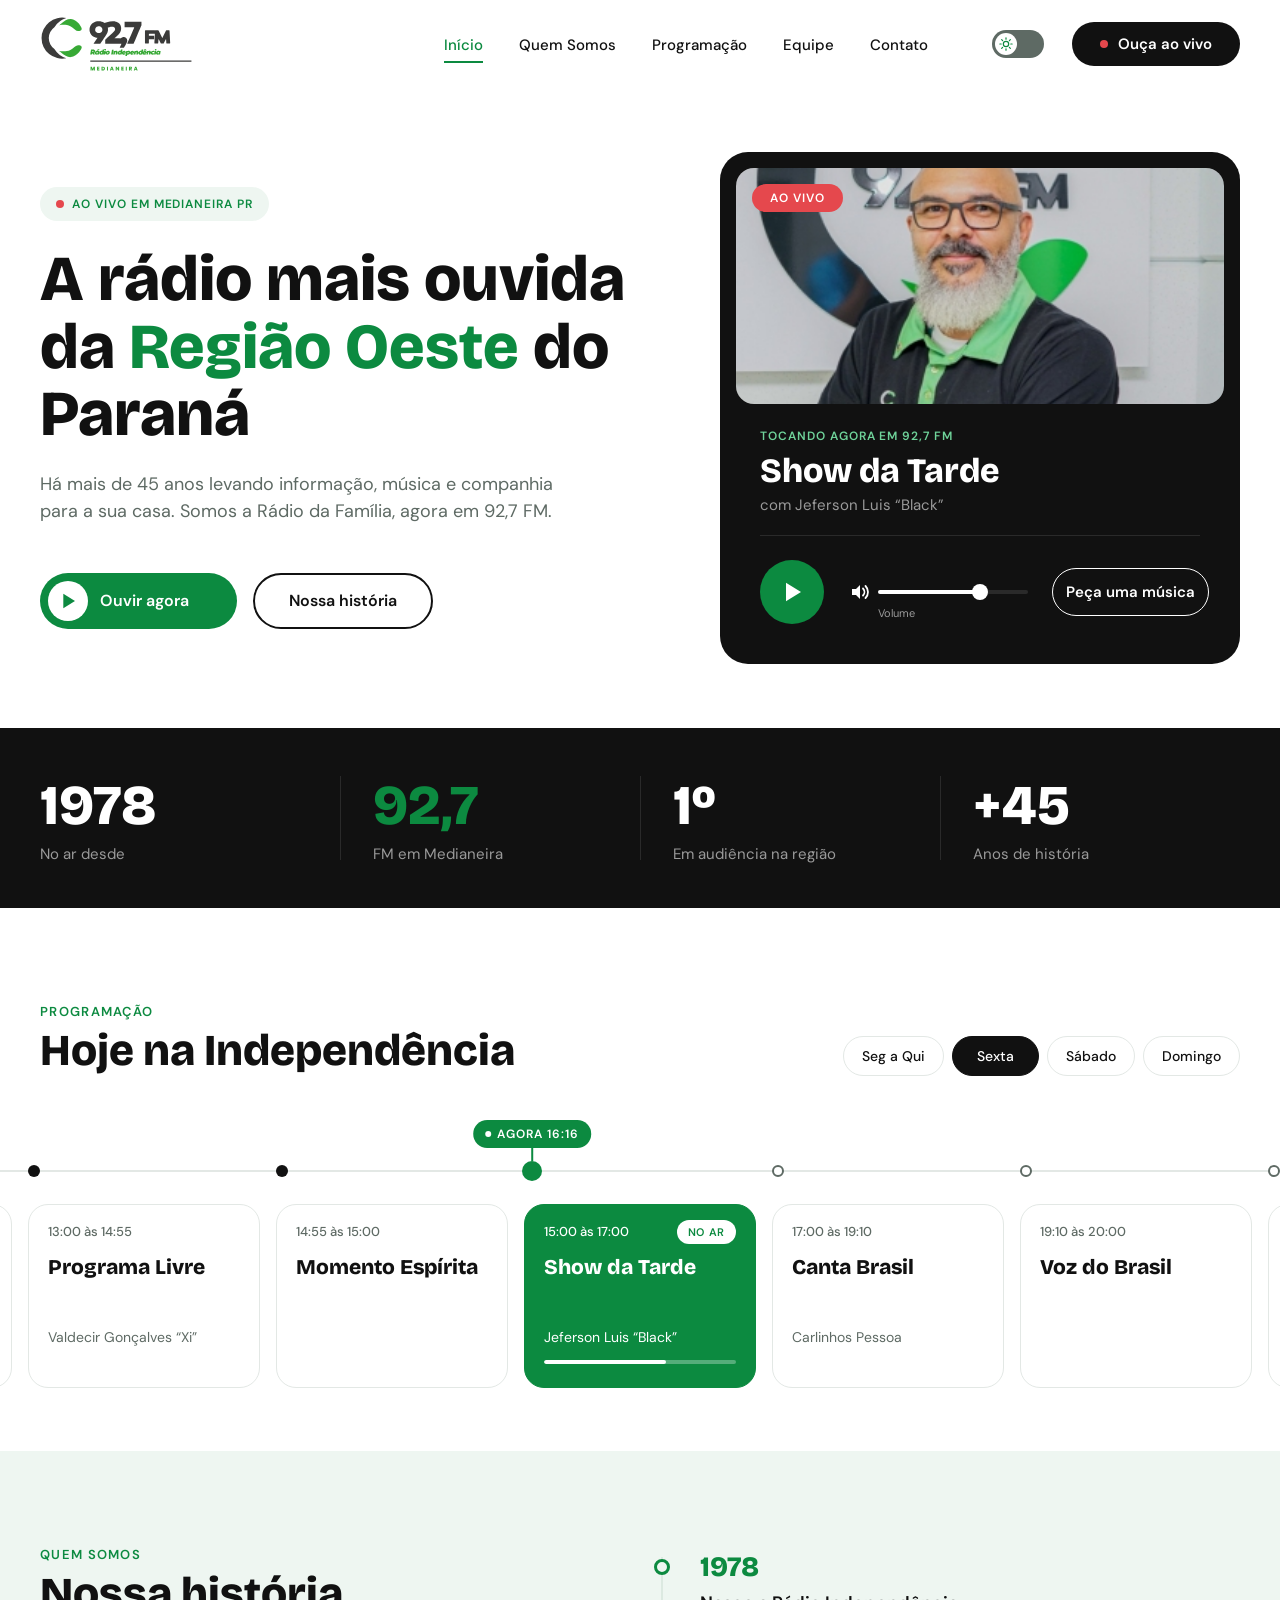
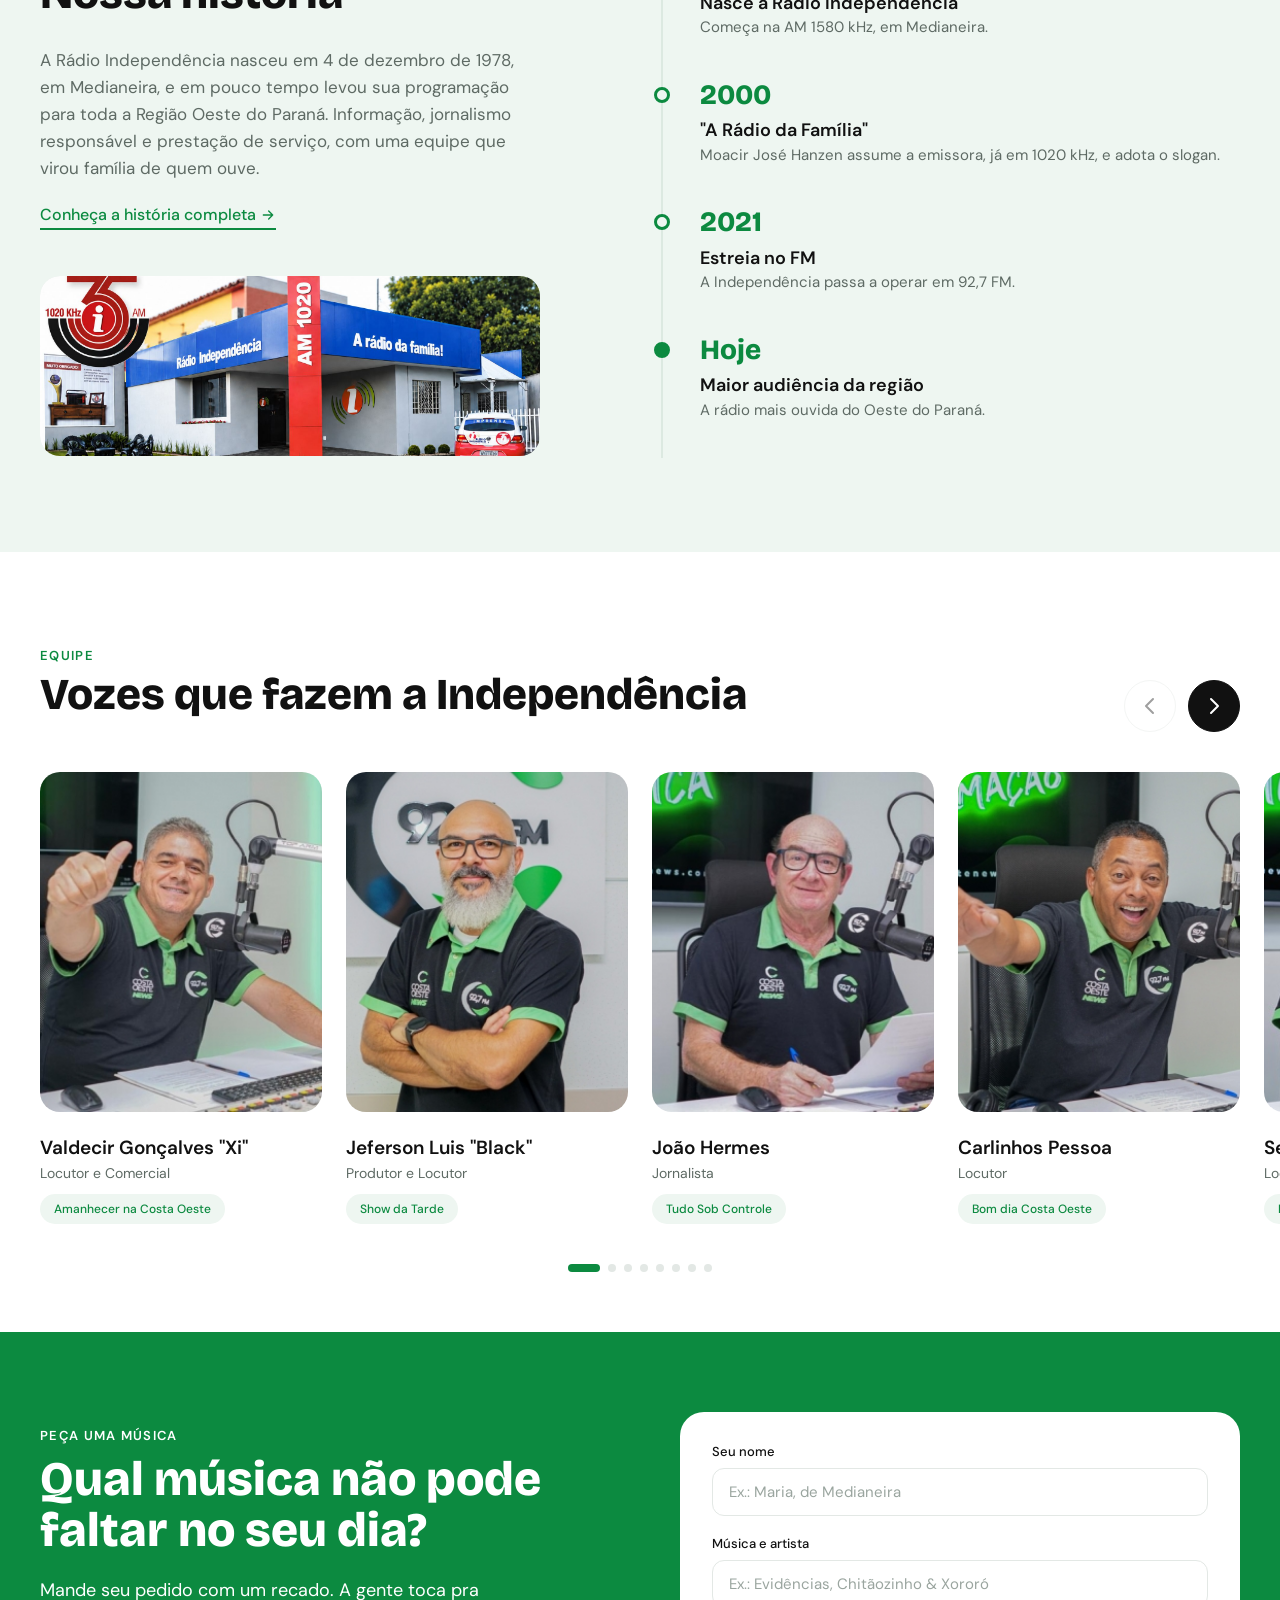
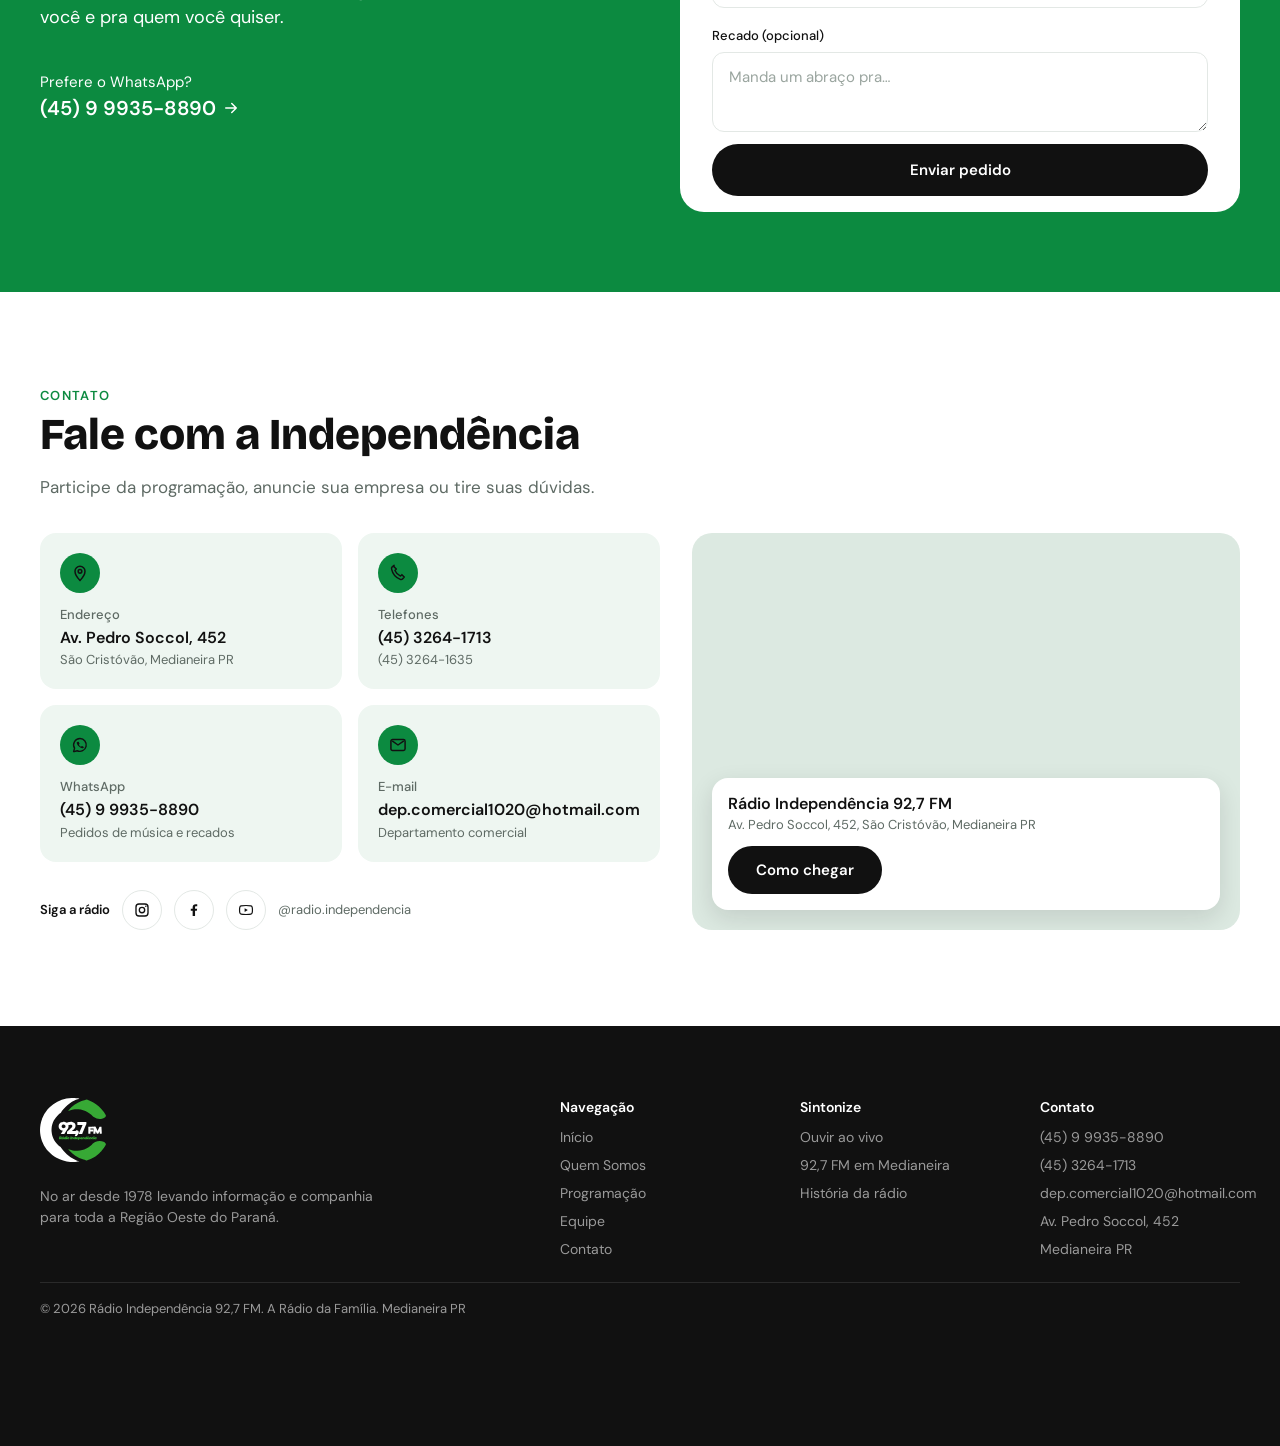
<file: index.html>
<!DOCTYPE html>
<html lang="pt-BR" data-tema="claro">
<head>
  <!-- configurações básicas da página -->
  <meta charset="UTF-8">
  <meta name="viewport" content="width=device-width, initial-scale=1">
  <title>Rádio Independência 92,7 FM | A Rádio da Família</title>
  <meta name="description" content="Rádio Independência 92,7 FM, a rádio mais ouvida da Região Oeste do Paraná. Ouça ao vivo, veja a programação e peça sua música.">

  <!-- modo escuro: aplica o tema salvo (ou o do sistema, se a pessoa nunca escolheu) antes de pintar a página, assim ela não pisca branca -->
  <script>
    document.documentElement.dataset.tema = localStorage.getItem("ri-tema") || (matchMedia("(prefers-color-scheme: dark)").matches ? "escuro" : "claro");
  </script>

  <!-- ícone da aba do navegador e do atalho no celular -->
  <link rel="icon" href="img/logos/favicon.ico" sizes="32x32">
  <link rel="icon" href="img/logos/favicon.svg" type="image/svg+xml">
  <link rel="apple-touch-icon" href="img/logos/apple-touch-icon.png">

  <!-- fontes do projeto Bricolage Grotesque nos títulos e DM Sans nos textos -->
  <link rel="preconnect" href="https://fonts.googleapis.com">
  <link rel="preconnect" href="https://fonts.gstatic.com" crossorigin>
  <link rel="stylesheet" href="https://fonts.googleapis.com/css2?family=Bricolage+Grotesque:opsz,wght@12..96,800&family=DM+Sans:wght@400;500;600&display=swap">

  <!-- arquivo de estilos que vamos criar na próxima etapa -->
  <link rel="stylesheet" href="css/style.css">
</head>
<body>

  <!-- Ícones usados pela interface -->
  <svg class="sprite-icones" aria-hidden="true" focusable="false"
       style="position:absolute;width:0;height:0;overflow:hidden;">
    <symbol id="icone-play" viewBox="0 0 24 24">
      <path d="M8 5.8v12.4L18 12 8 5.8Z" fill="currentColor"/>
    </symbol>

    <symbol id="icone-pausa" viewBox="0 0 24 24">
      <rect x="7" y="6" width="3.5" height="12" rx="1" fill="currentColor"/>
      <rect x="13.5" y="6" width="3.5" height="12" rx="1" fill="currentColor"/>
    </symbol>

    <symbol id="icone-volume" viewBox="0 0 24 24">
      <path d="M4 9h4l4-4v14l-4-4H4V9Z" fill="currentColor"/>
      <path d="M15 8.5a5 5 0 0 1 0 7" fill="none" stroke="currentColor" stroke-width="1.8" stroke-linecap="round"/>
      <path d="M17.5 6a8.5 8.5 0 0 1 0 12" fill="none" stroke="currentColor" stroke-width="1.8" stroke-linecap="round"/>
    </symbol>

    <symbol id="icone-mudo" viewBox="0 0 24 24">
      <path d="M4 9h4l4-4v14l-4-4H4V9Z" fill="currentColor"/>
      <path d="m15.5 9.5 5 5M20.5 9.5l-5 5" fill="none" stroke="currentColor" stroke-width="1.8" stroke-linecap="round"/>
    </symbol>

    <symbol id="icone-menu" viewBox="0 0 24 24">
      <path d="M4 7h16M4 12h16M4 17h16" fill="none" stroke="currentColor" stroke-width="2" stroke-linecap="round"/>
    </symbol>

    <symbol id="icone-fechar" viewBox="0 0 24 24">
      <path d="m6 6 12 12M18 6 6 18" fill="none" stroke="currentColor" stroke-width="2" stroke-linecap="round"/>
    </symbol>

    <symbol id="icone-seta-esquerda" viewBox="0 0 24 24">
      <path d="M19 12H5M11 6l-6 6 6 6" fill="none" stroke="currentColor" stroke-width="2" stroke-linecap="round" stroke-linejoin="round"/>
    </symbol>

    <symbol id="icone-seta-direita" viewBox="0 0 24 24">
      <path d="M5 12h14M13 6l6 6-6 6" fill="none" stroke="currentColor" stroke-width="2" stroke-linecap="round" stroke-linejoin="round"/>
    </symbol>

    <symbol id="icone-chevron-esquerda" viewBox="0 0 24 24">
      <path d="m15 5-7 7 7 7" fill="none" stroke="currentColor" stroke-width="2" stroke-linecap="round" stroke-linejoin="round"/>
    </symbol>

    <symbol id="icone-chevron-direita" viewBox="0 0 24 24">
      <path d="m9 5 7 7-7 7" fill="none" stroke="currentColor" stroke-width="2" stroke-linecap="round" stroke-linejoin="round"/>
    </symbol>

    <symbol id="icone-mapa" viewBox="0 0 24 24">
      <path d="M12 21s6-6.1 6-11A6 6 0 0 0 6 10c0 4.9 6 11 6 11Z" fill="none" stroke="currentColor" stroke-width="1.8"/>
      <circle cx="12" cy="10" r="2.2" fill="none" stroke="currentColor" stroke-width="1.8"/>
    </symbol>

    <symbol id="icone-telefone" viewBox="0 0 24 24">
      <path d="M7.2 4.5 10 7.3 8.3 9a13 13 0 0 0 6.7 6.7l1.7-1.7 2.8 2.8-1.8 2.1c-.7.8-2 1.1-3 .7A16.9 16.9 0 0 1 4.4 7.6c-.4-1 .0-2.3.7-3l2.1-1.8Z" fill="none" stroke="currentColor" stroke-width="1.8" stroke-linejoin="round"/>
    </symbol>

    <symbol id="icone-whatsapp" viewBox="0 0 24 24">
      <path d="M12 4.2a7.6 7.6 0 0 0-6.5 11.6L4.3 20l4.3-1.1A7.7 7.7 0 1 0 12 4.2Z" fill="none" stroke="currentColor" stroke-width="1.7"/>
      <path d="M9.1 8.6c.2-.4.4-.4.8-.4h.3c.2 0 .4.1.5.4l.7 1.6c.1.3.1.5-.1.7l-.6.7c.6 1 1.4 1.8 2.5 2.4l.7-.6c.2-.2.4-.2.7-.1l1.5.7c.3.1.4.3.4.5v.3c0 .4-.1.6-.4.8-.4.3-1 .5-1.5.4-1.4-.3-2.9-1.2-4.1-2.4-1.2-1.2-2.1-2.7-2.4-4.1-.1-.5.1-1.1.4-1.5Z" fill="currentColor"/>
    </symbol>

    <symbol id="icone-email" viewBox="0 0 24 24">
      <rect x="3.5" y="5.5" width="17" height="13" rx="2" fill="none" stroke="currentColor" stroke-width="1.8"/>
      <path d="m5 7 7 5 7-5" fill="none" stroke="currentColor" stroke-width="1.8" stroke-linejoin="round"/>
    </symbol>

    <symbol id="icone-instagram" viewBox="0 0 24 24">
      <rect x="4" y="4" width="16" height="16" rx="4" fill="none" stroke="currentColor" stroke-width="1.8"/>
      <circle cx="12" cy="12" r="3.6" fill="none" stroke="currentColor" stroke-width="1.8"/>
      <circle cx="17.1" cy="6.9" r="1" fill="currentColor"/>
    </symbol>

    <symbol id="icone-facebook" viewBox="0 0 24 24">
      <path d="M13.4 20v-7h2.4l.4-2.8h-2.8V8.4c0-.8.2-1.4 1.4-1.4h1.5V4.4c-.7-.1-1.3-.2-2-.2-2.5 0-4.1 1.5-4.1 4.2v1.8H7.7V13h2.5v7h3.2Z" fill="currentColor"/>
    </symbol>

    <symbol id="icone-youtube" viewBox="0 0 24 24">
      <path d="M20.2 8.1a2.4 2.4 0 0 0-1.7-1.7C17 6 12 6 12 6s-5 0-6.5.4A2.4 2.4 0 0 0 3.8 8.1C3.4 9.6 3.4 12 3.4 12s0 2.4.4 3.9a2.4 2.4 0 0 0 1.7 1.7C7 18 12 18 12 18s5 0 6.5-.4a2.4 2.4 0 0 0 1.7-1.7c.4-1.5.4-3.9.4-3.9s0-2.4-.4-3.9Z" fill="none" stroke="currentColor" stroke-width="1.6"/>
      <path d="m10.2 9.5 4.2 2.5-4.2 2.5v-5Z" fill="currentColor"/>
    </symbol>

    <symbol id="icone-musica" viewBox="0 0 24 24">
      <path d="M9 18V6l9-2v12" fill="none" stroke="currentColor" stroke-width="1.8" stroke-linejoin="round"/>
      <circle cx="6.5" cy="18" r="2.5" fill="none" stroke="currentColor" stroke-width="1.8"/>
      <circle cx="15.5" cy="16" r="2.5" fill="none" stroke="currentColor" stroke-width="1.8"/>
    </symbol>

    <symbol id="icone-check" viewBox="0 0 24 24">
      <path d="m5 12.5 4.2 4.2L19 7" fill="none" stroke="currentColor" stroke-width="2" stroke-linecap="round" stroke-linejoin="round"/>
    </symbol>

    <symbol id="icone-sol" viewBox="0 0 24 24">
      <circle cx="12" cy="12" r="4" fill="none" stroke="currentColor" stroke-width="1.8"/>
      <path d="M12 2.8v2M12 19.2v2M21.2 12h-2M4.8 12h-2M18.5 5.5l-1.4 1.4M6.9 17.1l-1.4 1.4M18.5 18.5l-1.4-1.4M6.9 6.9 5.5 5.5" fill="none" stroke="currentColor" stroke-width="1.8" stroke-linecap="round"/>
    </symbol>

    <symbol id="icone-lua" viewBox="0 0 24 24">
      <path d="M18.2 15.8A7.3 7.3 0 0 1 8.2 5.8 7.6 7.6 0 1 0 18.2 15.8Z" fill="none" stroke="currentColor" stroke-width="1.8" stroke-linejoin="round"/>
    </symbol>
  </svg>


  <!-- link escondido para quem navega pelo teclado pular direto ao conteúdo -->
  <a class="pular-conteudo" href="#conteudo">Pular para o conteúdo</a>

  <!-- cabeçalho com logo menu botão de tema e botão ouça ao vivo -->
  <header class="cabecalho">

    <!-- logo da rádio que leva para o início (a versão com letras brancas aparece no modo escuro) -->
    <a class="logo" href="#inicio" aria-label="Rádio Independência 92,7 FM, página inicial">
      <img class="logo-imagem logo-modo-claro" src="img/logos/logo-horizontal.svg" alt="">
      <img class="logo-imagem logo-modo-escuro" src="img/logos/logo-horizontal-branca.svg" alt="">
    </a>

    <!-- menu principal com links para as seções da página -->
    <nav class="menu" aria-label="Menu principal">
      <ul class="menu-lista">
        <li><a href="#inicio" aria-current="page">Início</a></li>
        <li><a href="#quem-somos">Quem Somos</a></li>
        <li><a href="#programacao">Programação</a></li>
        <li><a href="#equipe">Equipe</a></li>
        <li><a href="#contato">Contato</a></li>
      </ul>
    </nav>

    <!-- botão que troca entre modo claro e modo escuro e salva a escolha no local storage -->
    <!-- a bolinha mostra o sol no modo claro e a lua no escuro (o css escolhe qual aparece) -->
    <button class="botao-tema" type="button" aria-label="Ativar modo escuro" aria-pressed="false">
      <span class="botao-tema-bolinha" aria-hidden="true">
        <svg class="tema-icone tema-icone-sol" viewBox="0 0 24 24" focusable="false">
          <use href="#icone-sol"></use>
        </svg>
        <svg class="tema-icone tema-icone-lua" viewBox="0 0 24 24" focusable="false">
          <use href="#icone-lua"></use>
        </svg>
      </span>
    </button>

    <!-- botão que liga o player ao vivo -->
    <button class="botao botao-escuro botao-ouvir" type="button" data-acao="tocar">
      <span class="ponto-ao-vivo" aria-hidden="true"></span>
      Ouça ao vivo
    </button>

    <!-- botão do menu que só aparece no celular -->
    <button class="botao-menu-celular" type="button" aria-label="Abrir menu" aria-expanded="false">
      <svg class="icone icone-svg" aria-hidden="true" focusable="false"><use href="#icone-menu"></use></svg>
    </button>

  </header>

  <!-- conteúdo principal da página -->
  <main id="conteudo">

    <!-- seção inicial com título texto botões e card do player -->
    <section class="hero" id="inicio">

      <!-- lado esquerdo com selo ao vivo título texto e botões -->
      <div class="hero-texto">
        <p class="selo-ao-vivo">
          <span class="ponto-ao-vivo" aria-hidden="true"></span>
          Ao vivo em Medianeira PR
        </p>

        <h1 class="hero-titulo">A rádio mais ouvida da <span class="destaque">Região Oeste</span> do Paraná</h1>

        <p class="hero-descricao">Há mais de 45 anos levando informação, música e companhia para a sua casa. Somos a Rádio da Família, agora em 92,7 FM.</p>

        <!-- botões ouvir agora e nossa história -->
        <div class="hero-botoes">
          <button class="botao botao-verde" type="button" data-acao="tocar">
            <svg class="icone icone-svg" aria-hidden="true" focusable="false"><use href="#icone-play"></use></svg>
            Ouvir agora
          </button>
          <a class="botao botao-contorno" href="historia.html">Nossa história</a>
        </div>
      </div>

      <!-- card do player ao vivo com foto do locutor programa atual play e volume -->
      <article class="player-card" aria-label="Player ao vivo">

        <!-- foto do locutor que está no ar com selo ao vivo por cima -->
        <!-- a foto, o programa e o locutor mudam conforme o horário da programação (javascript) -->
        <figure class="player-card-foto">
          <img src="img/equipe/jeferson-black.jpg" alt="Locutor no estúdio da Rádio Independência" data-foto-atual>
          <span class="selo-vermelho">Ao vivo</span>
        </figure>

        <!-- informações do programa que está tocando -->
        <div class="player-card-info">
          <p class="player-card-rotulo">Tocando agora em 92,7 FM</p>
          <h2 class="player-card-programa" data-programa-atual>Show da Tarde</h2>
          <p class="player-card-locutor" data-locutor-atual>com Jeferson "Black"</p>
        </div>

        <!-- controles do player com play volume e peça uma música -->
        <div class="player-controles">
          <button class="botao-play" type="button" data-acao="tocar" aria-label="Tocar rádio ao vivo">
            <svg class="icone icone-svg" aria-hidden="true" focusable="false"><use href="#icone-play"></use></svg>
          </button>

          <!-- controle de volume com o botão de mudo no alto-falante -->
          <div class="volume">
            <button class="botao-mudo" type="button" aria-label="Tirar o som" aria-pressed="false" data-mudo>
              <svg class="icone icone-svg" aria-hidden="true" focusable="false"><use href="#icone-volume"></use></svg>
            </button>
            <span class="volume-rotulo" aria-hidden="true">Volume</span>
            <input class="volume-barra" type="range" min="0" max="100" value="70" aria-label="Volume" data-volume>
          </div>

          <!-- link que desce até a seção verde de pedido de música -->
          <a class="botao botao-contorno-claro" href="#peca-uma-musica">Peça uma música</a>
        </div>

      </article>
    </section>

    <!-- faixa preta com os números da rádio -->
    <section class="numeros" aria-label="A rádio em números">
      <ul class="numeros-lista">
        <li class="numero">
          <strong class="numero-valor">1978</strong>
          <span class="numero-legenda">No ar desde</span>
        </li>
        <li class="numero">
          <strong class="numero-valor numero-verde">92,7</strong>
          <span class="numero-legenda">FM em Medianeira</span>
        </li>
        <li class="numero">
          <strong class="numero-valor">1º</strong>
          <span class="numero-legenda">Em audiência na região</span>
        </li>
        <li class="numero">
          <strong class="numero-valor">+45</strong>
          <span class="numero-legenda">Anos de história</span>
        </li>
      </ul>
    </section>

    <!-- programação do dia em linha do tempo baseada no horário -->
    <section class="programacao" id="programacao" aria-labelledby="programacao-titulo">

      <!-- título da seção com abas dos dias -->
      <div class="secao-topo">
        <div>
          <p class="secao-rotulo">Programação</p>
          <h2 class="secao-titulo" id="programacao-titulo">Hoje na Independência</h2>
        </div>

        <!-- abas para trocar entre segunda a quinta, sexta, sábado e domingo -->
        <div class="abas" role="tablist" aria-label="Dias da programação">
          <button class="aba" type="button" role="tab" aria-selected="true" data-dia="segunda-a-quinta">Seg a Qui</button>
          <button class="aba" type="button" role="tab" aria-selected="false" data-dia="sexta">Sexta</button>
          <button class="aba" type="button" role="tab" aria-selected="false" data-dia="sabado">Sábado</button>
          <button class="aba" type="button" role="tab" aria-selected="false" data-dia="domingo">Domingo</button>
        </div>
      </div>

      <!-- lista de programas em ordem de horário -->
      <!-- os cards são montados pelo javascript com a grade do arquivo js/programacao.js -->
      <!-- o programa no ar ganha a classe no-ar com o marcador "Agora" e a barra de andamento, os que já passaram ganham a classe ja-passou -->
      <ol class="linha-programas" data-lista-programas></ol>
    </section>

    <!-- seção quem somos com resumo da história foto e linha do tempo -->
    <section class="quem-somos" id="quem-somos" aria-labelledby="quem-somos-titulo">

      <!-- lado esquerdo com texto link para a página de história e foto -->
      <div class="quem-somos-texto">
        <p class="secao-rotulo">Quem Somos</p>
        <h2 class="secao-titulo" id="quem-somos-titulo">Nossa história</h2>
        <p>A Rádio Independência nasceu em 4 de dezembro de 1978, em Medianeira, e em pouco tempo levou sua programação para toda a Região Oeste do Paraná. Informação, jornalismo responsável e prestação de serviço, com uma equipe que virou família de quem ouve.</p>

        <!-- link para a página separada com a história completa -->
        <a class="link-verde" href="historia.html">Conheça a história completa <svg class="icone icone-svg" aria-hidden="true" focusable="false"><use href="#icone-seta-direita"></use></svg></a>

        <!-- foto histórica da rádio: a fachada nos 35 anos, em 2013 -->
        <img class="quem-somos-foto" src="img/historia/foto-aniversario-35-anos.jpg" alt="Fachada da Rádio Independência, ainda na AM 1020, nos 35 anos da rádio, em 2013">
      </div>

      <!-- linha do tempo resumida da rádio -->
      <ol class="linha-tempo">
        <li class="marco">
          <span class="marco-ano">1978</span>
          <h3 class="marco-titulo">Nasce a Rádio Independência</h3>
          <p class="marco-texto">Começa na AM 1580 kHz, em Medianeira.</p>
        </li>
        <li class="marco">
          <span class="marco-ano">2000</span>
          <h3 class="marco-titulo">"A Rádio da Família"</h3>
          <p class="marco-texto">Moacir José Hanzen assume a emissora, já em 1020 kHz, e adota o slogan.</p>
        </li>
        <li class="marco">
          <span class="marco-ano">2021</span>
          <h3 class="marco-titulo">Estreia no FM</h3>
          <p class="marco-texto">A Independência passa a operar em 92,7 FM.</p>
        </li>
        <li class="marco marco-atual">
          <span class="marco-ano">Hoje</span>
          <h3 class="marco-titulo">Maior audiência da região</h3>
          <p class="marco-texto">A rádio mais ouvida do Oeste do Paraná.</p>
        </li>
      </ol>
    </section>

    <!-- carrossel com fotos da equipe -->
    <section class="equipe" id="equipe" aria-labelledby="equipe-titulo">

      <!-- título da seção com setas do carrossel -->
      <div class="secao-topo">
        <div>
          <p class="secao-rotulo">Equipe</p>
          <h2 class="secao-titulo" id="equipe-titulo">Vozes que fazem a Independência</h2>
        </div>

        <!-- setas para voltar e avançar o carrossel -->
        <div class="carrossel-setas">
          <button class="seta seta-voltar" type="button" aria-label="Ver membros anteriores" data-carrossel="voltar">
            <svg class="icone icone-svg" aria-hidden="true" focusable="false"><use href="#icone-chevron-esquerda"></use></svg>
          </button>
          <button class="seta seta-avancar" type="button" aria-label="Ver próximos membros" data-carrossel="avancar">
            <svg class="icone icone-svg" aria-hidden="true" focusable="false"><use href="#icone-chevron-direita"></use></svg>
          </button>
        </div>
      </div>

      <!-- trilho do carrossel com os cards da equipe -->
      <ul class="carrossel" data-carrossel-trilho>

        <!-- card de membro da equipe com foto nome cargo e programa -->
        <li class="membro">
          <img class="membro-foto" src="img/equipe/valdecir-xi.jpg" alt="Valdecir Gonçalves, o Xi">
          <h3 class="membro-nome">Valdecir Gonçalves "Xi"</h3>
          <p class="membro-cargo">Locutor e Comercial</p>
          <span class="membro-programa">Amanhecer na Costa Oeste</span>
        </li>

        <li class="membro">
          <img class="membro-foto" src="img/equipe/jeferson-black.jpg" alt="Jeferson Luis, o Black">
          <h3 class="membro-nome">Jeferson Luis "Black"</h3>
          <p class="membro-cargo">Produtor e Locutor</p>
          <span class="membro-programa">Show da Tarde</span>
        </li>

        <li class="membro">
          <img class="membro-foto" src="img/equipe/joao-hermes.jpg" alt="João Hermes">
          <h3 class="membro-nome">João Hermes</h3>
          <p class="membro-cargo">Jornalista</p>
          <span class="membro-programa">Tudo Sob Controle</span>
        </li>

        <li class="membro">
          <img class="membro-foto" src="img/equipe/carlinhos-pessoa.jpg" alt="Carlinhos Pessoa">
          <h3 class="membro-nome">Carlinhos Pessoa</h3>
          <p class="membro-cargo">Locutor</p>
          <span class="membro-programa">Bom dia Costa Oeste</span>
        </li>

        <li class="membro">
          <img class="membro-foto" src="img/equipe/sergio-giembra.jpg" alt="Sergio Giembra">
          <h3 class="membro-nome">Sergio Giembra</h3>
          <p class="membro-cargo">Locutor e Jornalista</p>
          <span class="membro-programa">Revista Costa Oeste</span>
        </li>

        <li class="membro">
          <img class="membro-foto" src="img/equipe/valdir-brod.jpg" alt="Valdir Henrique Brod">
          <h3 class="membro-nome">Valdir Henrique Brod</h3>
          <p class="membro-cargo">Locutor</p>
          <span class="membro-programa">Encontro de Bandas</span>
        </li>

        <!-- sem foto do Joel ainda: a logo branca aparece no lugar (classe sem-foto) -->
        <li class="membro">
          <img class="membro-foto sem-foto" src="img/logos/logo-branca.svg" alt="">
          <h3 class="membro-nome">Joel Araújo</h3>
          <p class="membro-cargo">Locutor</p>
          <span class="membro-programa">Chimarreando na Costa Oeste</span>
        </li>

        <li class="membro">
          <img class="membro-foto" src="img/equipe/jane-vergopolan.jpg" alt="Jane Vergopolan">
          <h3 class="membro-nome">Jane Vergopolan</h3>
          <p class="membro-cargo">Diretora Geral</p>
          <span class="membro-programa">Direção</span>
        </li>

        <li class="membro">
          <img class="membro-foto" src="img/equipe/josias-lima.jpg" alt="Josias de Lima">
          <h3 class="membro-nome">Josias de Lima</h3>
          <p class="membro-cargo">Gerente Geral</p>
          <span class="membro-programa">Direção</span>
        </li>

        <li class="membro">
          <img class="membro-foto" src="img/equipe/katia-vanessa.jpg" alt="Katia Vanessa">
          <h3 class="membro-nome">Katia Vanessa</h3>
          <p class="membro-cargo">Coordenadora</p>
          <span class="membro-programa">Coordenação da Rádio Independência</span>
        </li>

        <li class="membro">
          <img class="membro-foto" src="img/equipe/kaike.jpg" alt="Kaike Zummach">
          <h3 class="membro-nome">Kaike Zummach</h3>
          <p class="membro-cargo">Secretário</p>
          <span class="membro-programa">Programação comercial e secretaria</span>
        </li>

      </ul>

      <!-- bolinhas que mostram em qual parte do carrossel o usuário está -->
      <!-- o javascript cria uma bolinha para cada posição, a quantidade muda com o tamanho da tela -->
      <div class="carrossel-pontos" aria-hidden="true"></div>
    </section>

    <!-- seção verde de pedido de música com texto whatsapp e formulário -->
    <section class="pedido" id="peca-uma-musica" aria-labelledby="pedido-titulo">

      <!-- lado esquerdo com chamada e link do whatsapp -->
      <div class="pedido-texto">
        <p class="secao-rotulo">Peça uma música</p>
        <h2 class="secao-titulo" id="pedido-titulo">Qual música não pode faltar no seu dia?</h2>
        <p>Mande seu pedido com um recado. A gente toca pra você e pra quem você quiser.</p>

        <!-- link que abre conversa no whatsapp da rádio -->
        <p class="pedido-whatsapp-rotulo">Prefere o WhatsApp?</p>
        <a class="pedido-whatsapp" href="https://wa.me/5545999358890" target="_blank" rel="noopener">(45) 9 9935-8890 <svg class="icone icone-svg" aria-hidden="true" focusable="false"><use href="#icone-seta-direita"></use></svg></a>
      </div>

      <!-- formulário de pedido de música -->
      <form class="formulario" id="form-pedido-secao" data-form-pedido>
        <label class="campo">
          <span class="campo-rotulo">Seu nome</span>
          <input type="text" name="nome" placeholder="Ex.: Maria, de Medianeira" required>
        </label>

        <label class="campo">
          <span class="campo-rotulo">Música e artista</span>
          <input type="text" name="musica" placeholder="Ex.: Evidências, Chitãozinho & Xororó" required>
        </label>

        <label class="campo">
          <span class="campo-rotulo">Recado (opcional)</span>
          <textarea name="recado" rows="3" placeholder="Manda um abraço pra…"></textarea>
        </label>

        <button class="botao botao-escuro botao-largo" type="submit">Enviar pedido</button>
      </form>
    </section>

    <!-- seção de contato completo com cards redes sociais e mapa -->
    <section class="contato" id="contato" aria-labelledby="contato-titulo">

      <!-- título e texto da seção -->
      <div class="contato-topo">
        <p class="secao-rotulo">Contato</p>
        <h2 class="secao-titulo" id="contato-titulo">Fale com a Independência</h2>
        <p>Participe da programação, anuncie sua empresa ou tire suas dúvidas.</p>
      </div>

      <!-- lado esquerdo com os cards de contato e redes sociais -->
      <div class="contato-infos">

        <!-- card com endereço da rádio -->
        <address class="card-contato">
          <svg class="icone icone-svg" aria-hidden="true" focusable="false"><use href="#icone-mapa"></use></svg>
          <h3 class="card-contato-titulo">Endereço</h3>
          <p>Av. Pedro Soccol, 452</p>
          <p class="card-contato-extra">São Cristóvão, Medianeira PR</p>
        </address>

        <!-- card com telefones fixos -->
        <div class="card-contato">
          <svg class="icone icone-svg" aria-hidden="true" focusable="false"><use href="#icone-telefone"></use></svg>
          <h3 class="card-contato-titulo">Telefones</h3>
          <p><a href="tel:+554532641713">(45) 3264-1713</a></p>
          <p><a href="tel:+554532641635">(45) 3264-1635</a></p>
        </div>

        <!-- card com whatsapp -->
        <div class="card-contato">
          <svg class="icone icone-svg" aria-hidden="true" focusable="false"><use href="#icone-whatsapp"></use></svg>
          <h3 class="card-contato-titulo">WhatsApp</h3>
          <p><a href="https://wa.me/5545999358890" target="_blank" rel="noopener">(45) 9 9935-8890</a></p>
          <p class="card-contato-extra">Pedidos de música e recados</p>
        </div>

        <!-- card com e-mail do comercial -->
        <div class="card-contato">
          <svg class="icone icone-svg" aria-hidden="true" focusable="false"><use href="#icone-email"></use></svg>
          <h3 class="card-contato-titulo">E-mail</h3>
          <p><a href="mailto:dep.comercial1020@hotmail.com">dep.comercial1020@hotmail.com</a></p>
          <p class="card-contato-extra">Departamento comercial</p>
        </div>

        <!-- redes sociais da rádio -->
        <div class="redes">
          <p class="redes-titulo">Siga a rádio</p>
          <ul class="redes-lista">
            <!-- perfis oficiais da rádio, abrem numa aba nova -->
            <li><a href="https://www.instagram.com/radio.independencia/" target="_blank" rel="noopener" aria-label="Instagram"><svg class="icone icone-svg" aria-hidden="true" focusable="false"><use href="#icone-instagram"></use></svg></a></li>
            <li><a href="https://www.facebook.com/radio.independencia92/" target="_blank" rel="noopener" aria-label="Facebook"><svg class="icone icone-svg" aria-hidden="true" focusable="false"><use href="#icone-facebook"></use></svg></a></li>
            <li><a href="https://www.youtube.com/@RadioIndependencia927FM" target="_blank" rel="noopener" aria-label="YouTube"><svg class="icone icone-svg" aria-hidden="true" focusable="false"><use href="#icone-youtube"></use></svg></a></li>
          </ul>
          <p class="redes-usuario">@radio.independencia</p>
        </div>
      </div>

      <!-- lado direito com o google maps e o card do endereço por cima -->
      <div class="mapa">
        <div class="mapa-area" data-mapa>
          <iframe src="https://www.google.com/maps/embed?pb=!1m18!1m12!1m3!1d3607.3764919280957!2d-54.10318348824787!3d-25.29155182733644!2m3!1f0!2f0!3f0!3m2!1i1024!2i768!4f13.1!3m3!1m2!1s0x94f6aca6b723f9a3%3A0x88fcc2d68d2ae6f3!2sAv.%20Pedro%20Soccol%2C%20452%20-%20S%C3%A3o%20Cristov%C3%A3o%2C%20Medianeira%20-%20PR%2C%2085884-000!5e0!3m2!1spt-BR!2sbr!4v1790551244500!5m2!1spt-BR!2sbr"
            title="Mapa com a localização da Rádio Independência"
            width="600"
            height="450"
            style="border:0;"
            allowfullscreen=""
            loading="lazy"
            referrerpolicy="strict-origin-when-cross-origin">
          </iframe>
        </div>

        <div class="mapa-info">
          <p class="mapa-nome">Rádio Independência 92,7 FM</p>
          <p class="mapa-endereco">Av. Pedro Soccol, 452, São Cristóvão, Medianeira PR</p>
          <!-- botão que abre a rota no google maps -->
          <a class="botao botao-verde" href="https://www.google.com/maps/search/?api=1&query=Av.+Pedro+Soccol,+452,+Medianeira,+PR" target="_blank" rel="noopener">Como chegar</a>
        </div>
      </div>
    </section>

  </main>

  <!-- rodapé com logo navegação sintonize contato e direitos -->
  <footer class="rodape">

    <!-- logo quadrada branca e frase da rádio -->
    <div class="rodape-marca">
      <a class="logo" href="#inicio" aria-label="Rádio Independência 92,7 FM, página inicial">
        <img class="rodape-logo" src="img/logos/logo-branca.svg" alt="">
      </a>
      <p>No ar desde 1978 levando informação e companhia para toda a Região Oeste do Paraná.</p>
    </div>

    <!-- coluna de navegação -->
    <nav class="rodape-coluna" aria-label="Navegação do rodapé">
      <h2 class="rodape-titulo">Navegação</h2>
      <ul>
        <li><a href="#inicio">Início</a></li>
        <li><a href="#quem-somos">Quem Somos</a></li>
        <li><a href="#programacao">Programação</a></li>
        <li><a href="#equipe">Equipe</a></li>
        <li><a href="#contato">Contato</a></li>
      </ul>
    </nav>

    <!-- coluna sintonize -->
    <div class="rodape-coluna">
      <h2 class="rodape-titulo">Sintonize</h2>
      <ul>
        <li><button class="link-rodape" type="button" data-acao="tocar">Ouvir ao vivo</button></li>
        <li>92,7 FM em Medianeira</li>
        <li><a href="historia.html">História da rádio</a></li>
      </ul>
    </div>

    <!-- coluna de contato -->
    <div class="rodape-coluna">
      <h2 class="rodape-titulo">Contato</h2>
      <ul>
        <li><a href="https://wa.me/5545999358890" target="_blank" rel="noopener">(45) 9 9935-8890</a></li>
        <li><a href="tel:+554532641713">(45) 3264-1713</a></li>
        <li><a href="mailto:dep.comercial1020@hotmail.com">dep.comercial1020@<wbr>hotmail.com</a></li>
        <li>Av. Pedro Soccol, 452</li>
        <li>Medianeira PR</li>
      </ul>
    </div>

    <!-- linha final com direitos -->
    <p class="rodape-direitos">© 2026 Rádio Independência 92,7 FM. A Rádio da Família. Medianeira PR</p>
  </footer>

  <!-- player fixo no rodapé da tela que aparece em todas as páginas -->
  <!-- aqui ele começa escondido e o javascript mostra quando o card grande do player sai da tela -->
  <aside class="player-fixo escondido" aria-label="Player ao vivo">

    <!-- botão de tocar e pausar -->
    <button class="botao-play" type="button" data-acao="tocar" aria-label="Tocar rádio ao vivo">
      <svg class="icone icone-svg" aria-hidden="true" focusable="false"><use href="#icone-play"></use></svg>
    </button>

    <!-- informações do programa no ar -->
    <div class="player-fixo-info">
      <!-- o javascript troca "Pausado" por "Ao vivo" quando a rádio está tocando -->
      <p class="player-fixo-rotulo"><span class="ponto-ao-vivo" aria-hidden="true"></span> <span><span data-estado-player>Pausado</span> · 92,7 FM</span></p>
      <p class="player-fixo-programa" data-programa-atual>Show da Tarde</p>
      <p class="player-fixo-locutor" data-locutor-atual>com Jeferson Luis "Black"</p>
    </div>

    <!-- controle de volume do player fixo com o botão de mudo -->
    <div class="volume">
      <button class="botao-mudo" type="button" aria-label="Tirar o som" aria-pressed="false" data-mudo>
        <svg class="icone icone-svg" aria-hidden="true" focusable="false"><use href="#icone-volume"></use></svg>
      </button>
      <span class="volume-rotulo" aria-hidden="true">Volume</span>
      <input class="volume-barra" type="range" min="0" max="100" value="70" aria-label="Volume" data-volume>
    </div>

    <!-- link que desce até a seção verde de pedido de música -->
    <a class="botao botao-verde" href="#peca-uma-musica">
      <svg class="icone icone-svg" aria-hidden="true" focusable="false"><use href="#icone-musica"></use></svg>
      Peça uma música
    </a>
  </aside>

  <!-- áudio do streaming ao vivo da rádio, só começa a baixar quando alguém aperta o play -->
  <audio id="radio-audio" src="https://str1.streamhostpg.com.br:8128/stream" preload="none"></audio>

  <!-- grade da programação (tem que vir antes do programa-no-ar.js, que usa ela) -->
  <script src="js/programacao.js" defer></script>

  <!-- javascript do site, um arquivo por parte (a ordem importa: o volume usa o áudio do player, e o player usa o player fixo) -->
  <script src="js/tema.js" defer></script>
  <script src="js/menu.js" defer></script>
  <script src="js/player.js" defer></script>
  <script src="js/volume.js" defer></script>
  <script src="js/programa-no-ar.js" defer></script>
  <script src="js/carrossel.js" defer></script>
  <script src="js/pedido.js" defer></script>
</body>
</html>
</file>
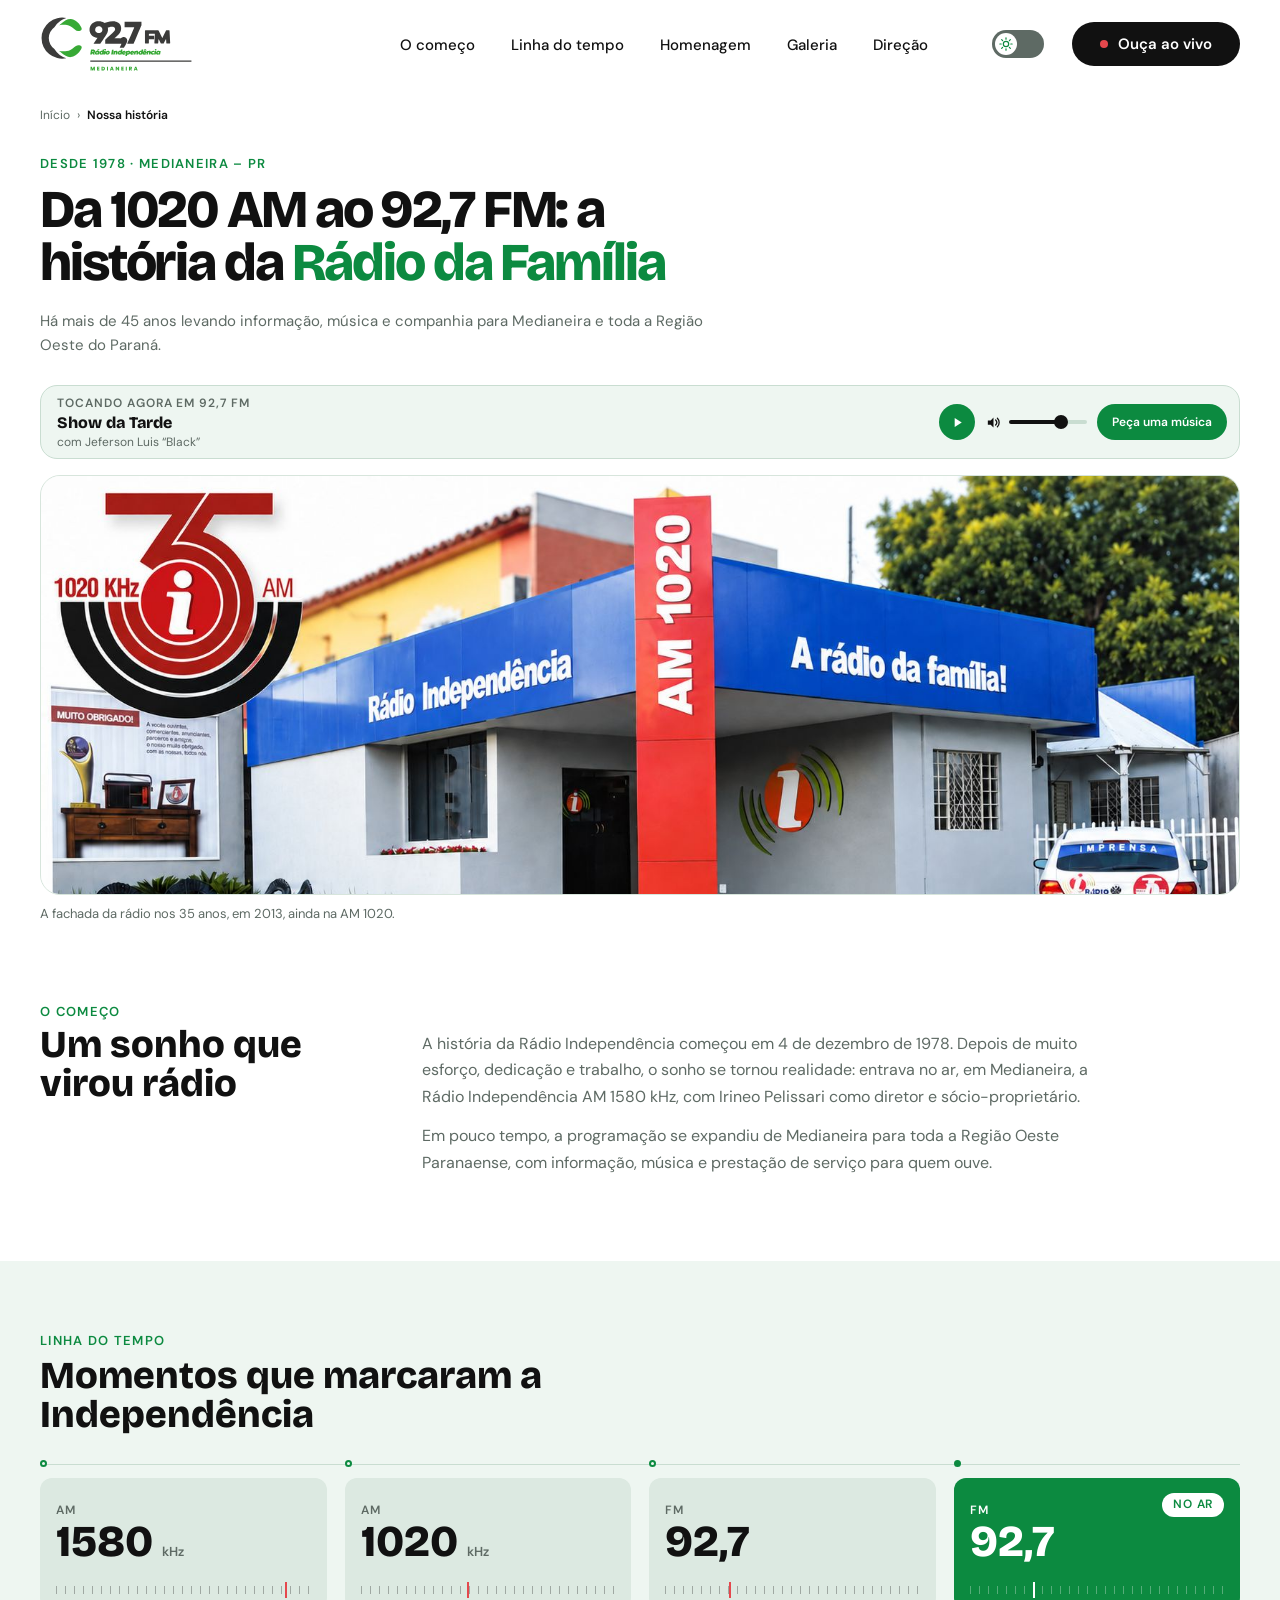
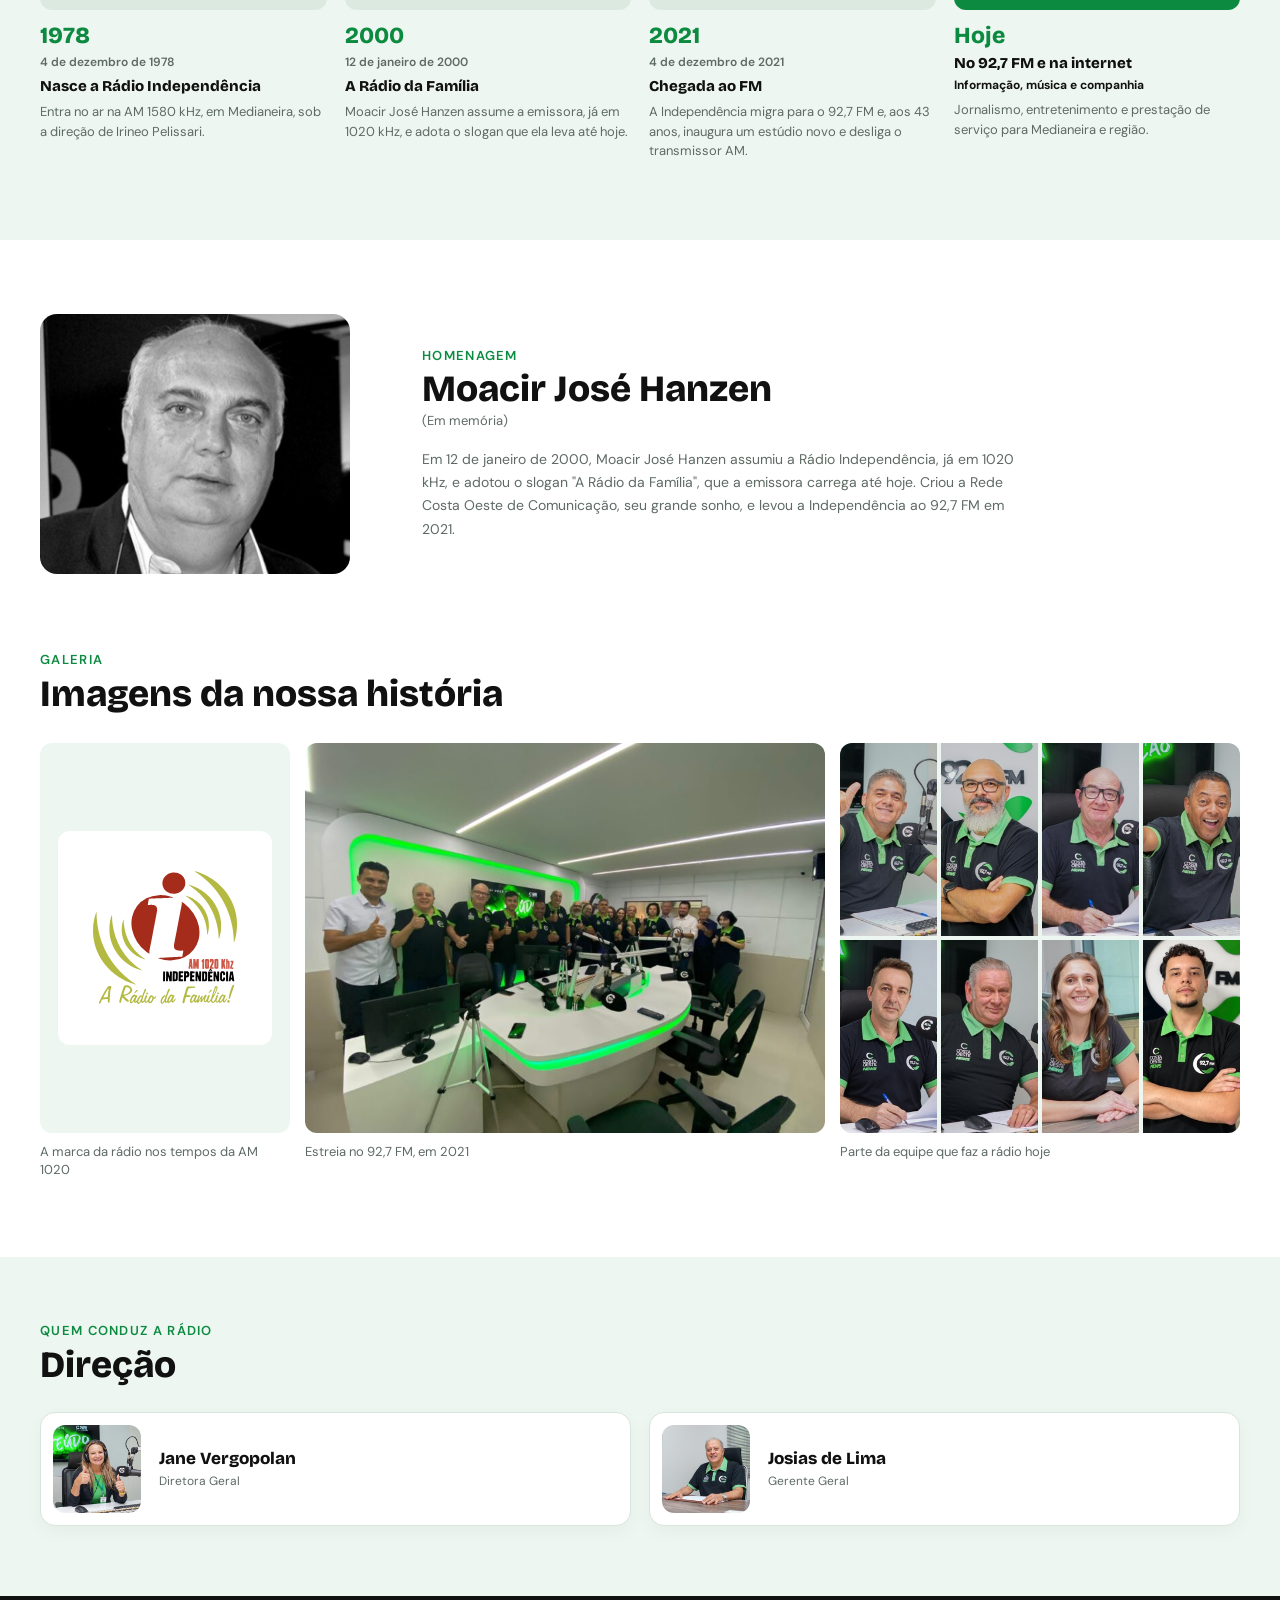
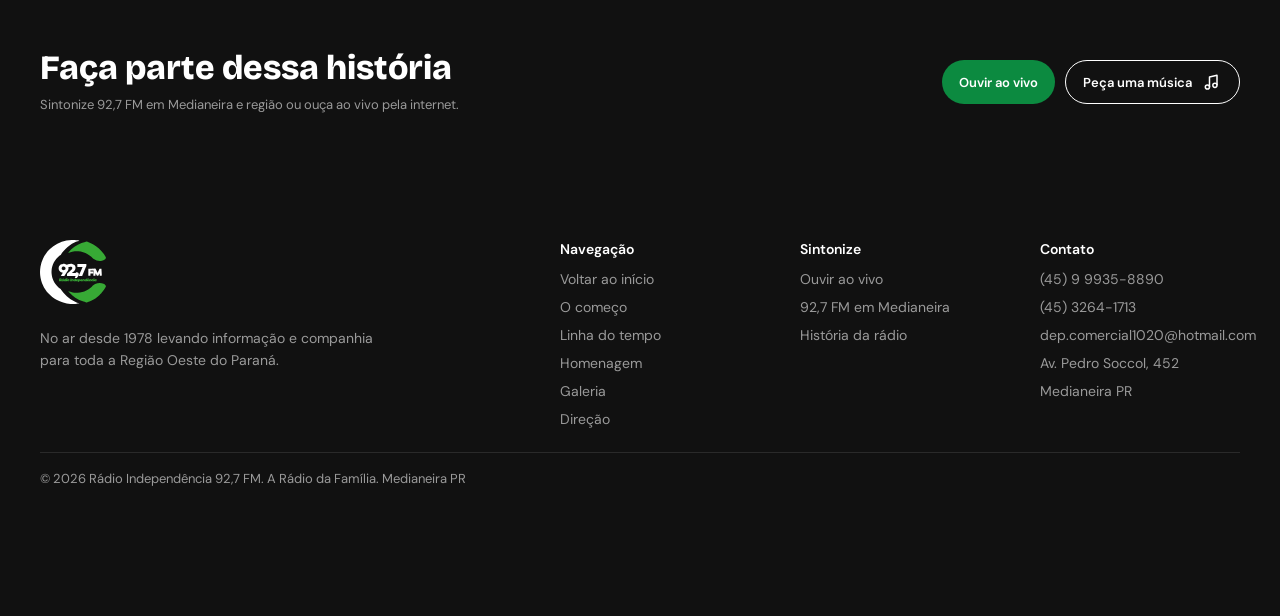
<file: historia.html>
<!DOCTYPE html>
<html lang="pt-BR" data-tema="claro">

<head>
  <!-- configurações básicas da página -->
  <meta charset="UTF-8">
  <meta name="viewport" content="width=device-width, initial-scale=1">
  <title>Nossa história | Rádio Independência 92,7 FM</title>
  <meta name="description" content="Conheça a história da Rádio Independência, da 1020 AM ao 92,7 FM, em Medianeira e toda a Região Oeste do Paraná.">

  <!-- modo escuro: aplica o tema salvo (ou o do sistema, se a pessoa nunca escolheu) antes de pintar a página, assim ela não pisca branca -->
  <script>
    document.documentElement.dataset.tema = localStorage.getItem("ri-tema") || (matchMedia("(prefers-color-scheme: dark)").matches ? "escuro" : "claro");
  </script>

  <!-- ícones do site -->
  <link rel="icon" href="img/logos/favicon.ico" sizes="32x32">
  <link rel="icon" href="img/logos/favicon.svg" type="image/svg+xml">
  <link rel="apple-touch-icon" href="img/logos/apple-touch-icon.png">

  <!-- fontes usadas pelo projeto -->
  <link rel="preconnect" href="https://fonts.googleapis.com">
  <link rel="preconnect" href="https://fonts.gstatic.com" crossorigin>
  <link rel="stylesheet" href="https://fonts.googleapis.com/css2?family=Bricolage+Grotesque:opsz,wght@12..96,800&family=DM+Sans:wght@400;500;600&display=swap">

  <!-- estilos compartilhados do projeto -->
  <link rel="stylesheet" href="css/style.css">
  <link rel="stylesheet" href="css/historia.css">
</head>

<body>

  <!-- Ícones usados pela interface -->
  <svg class="sprite-icones" aria-hidden="true" focusable="false"
       style="position:absolute;width:0;height:0;overflow:hidden;">

    <symbol id="icone-play" viewBox="0 0 24 24">
      <path d="M8 5.8v12.4L18 12 8 5.8Z" fill="currentColor"/>
    </symbol>

    <symbol id="icone-pausa" viewBox="0 0 24 24">
      <rect x="7" y="6" width="3.5" height="12" rx="1" fill="currentColor"/>
      <rect x="13.5" y="6" width="3.5" height="12" rx="1" fill="currentColor"/>
    </symbol>

    <symbol id="icone-volume" viewBox="0 0 24 24">
      <path d="M4 9h4l4-4v14l-4-4H4V9Z" fill="currentColor"/>
      <path d="M15 8.5a5 5 0 0 1 0 7" fill="none" stroke="currentColor" stroke-width="1.8" stroke-linecap="round"/>
      <path d="M17.5 6a8.5 8.5 0 0 1 0 12" fill="none" stroke="currentColor" stroke-width="1.8" stroke-linecap="round"/>
    </symbol>

    <symbol id="icone-mudo" viewBox="0 0 24 24">
      <path d="M4 9h4l4-4v14l-4-4H4V9Z" fill="currentColor"/>
      <path d="m15.5 9.5 5 5M20.5 9.5l-5 5" fill="none" stroke="currentColor" stroke-width="1.8" stroke-linecap="round"/>
    </symbol>

    <symbol id="icone-menu" viewBox="0 0 24 24">
      <path d="M4 7h16M4 12h16M4 17h16" fill="none" stroke="currentColor" stroke-width="2" stroke-linecap="round"/>
    </symbol>

    <symbol id="icone-fechar" viewBox="0 0 24 24">
      <path d="m6 6 12 12M18 6 6 18" fill="none" stroke="currentColor" stroke-width="2" stroke-linecap="round"/>
    </symbol>

    <symbol id="icone-seta-direita" viewBox="0 0 24 24">
      <path d="M5 12h14M13 6l6 6-6 6" fill="none" stroke="currentColor" stroke-width="2" stroke-linecap="round" stroke-linejoin="round"/>
    </symbol>

    <symbol id="icone-mapa" viewBox="0 0 24 24">
      <path d="M12 21s6-6.1 6-11A6 6 0 0 0 6 10c0 4.9 6 11 6 11Z" fill="none" stroke="currentColor" stroke-width="1.8"/>
      <circle cx="12" cy="10" r="2.2" fill="none" stroke="currentColor" stroke-width="1.8"/>
    </symbol>

    <symbol id="icone-whatsapp" viewBox="0 0 24 24">
      <path d="M12 4.2a7.6 7.6 0 0 0-6.5 11.6L4.3 20l4.3-1.1A7.7 7.7 0 1 0 12 4.2Z" fill="none" stroke="currentColor" stroke-width="1.7"/>
      <path d="M9.1 8.6c.2-.4.4-.4.8-.4h.3c.2 0 .4.1.5.4l.7 1.6c.1.3.1.5-.1.7l-.6.7c.6 1 1.4 1.8 2.5 2.4l.7-.6c.2-.2.4-.2.7-.1l1.5.7c.3.1.4.3.4.5v.3c0 .4-.1.6-.4.8-.4.3-1 .5-1.5.4-1.4-.3-2.9-1.2-4.1-2.4-1.2-1.2-2.1-2.7-2.4-4.1-.1-.5.1-1.1.4-1.5Z" fill="currentColor"/>
    </symbol>

    <symbol id="icone-check" viewBox="0 0 24 24">
      <path d="m5 12.5 4.2 4.2L19 7" fill="none" stroke="currentColor" stroke-width="2" stroke-linecap="round" stroke-linejoin="round"/>
    </symbol>

    <symbol id="icone-musica" viewBox="0 0 24 24">
      <path d="M9 18V6l9-2v12" fill="none" stroke="currentColor" stroke-width="1.8" stroke-linejoin="round"/>
      <circle cx="6.5" cy="18" r="2.5" fill="none" stroke="currentColor" stroke-width="1.8"/>
      <circle cx="15.5" cy="16" r="2.5" fill="none" stroke="currentColor" stroke-width="1.8"/>
    </symbol>

    <symbol id="icone-sol" viewBox="0 0 24 24">
      <circle cx="12" cy="12" r="4" fill="none" stroke="currentColor" stroke-width="1.8"/>
      <path d="M12 2.8v2M12 19.2v2M21.2 12h-2M4.8 12h-2M18.5 5.5l-1.4 1.4M6.9 17.1l-1.4 1.4M18.5 18.5l-1.4-1.4M6.9 6.9 5.5 5.5" fill="none" stroke="currentColor" stroke-width="1.8" stroke-linecap="round"/>
    </symbol>

    <symbol id="icone-lua" viewBox="0 0 24 24">
      <path d="M18.2 15.8A7.3 7.3 0 0 1 8.2 5.8 7.6 7.6 0 1 0 18.2 15.8Z" fill="none" stroke="currentColor" stroke-width="1.8" stroke-linejoin="round"/>
    </symbol>
  </svg>

  <!-- link para pular direto ao conteúdo principal -->
  <a class="pular-conteudo" href="#conteudo">Pular para o conteúdo</a>

  <!-- cabeçalho compartilhado com a home -->
  <header class="cabecalho">

    <!-- a versão com letras brancas aparece no modo escuro -->
    <a class="logo" href="index.html#inicio" aria-label="Rádio Independência 92,7 FM, página inicial">
      <img class="logo-imagem logo-modo-claro" src="img/logos/logo-horizontal.svg" alt="">
      <img class="logo-imagem logo-modo-escuro" src="img/logos/logo-horizontal-branca.svg" alt="">
    </a>

    <!-- menu com as seções da própria página de história -->
    <nav class="menu" aria-label="Seções da história">
      <ul class="menu-lista">
        <li><a href="#comeco">O começo</a></li>
        <li><a href="#linha-do-tempo">Linha do tempo</a></li>
        <li><a href="#homenagem">Homenagem</a></li>
        <li><a href="#galeria">Galeria</a></li>
        <li><a href="#direcao">Direção</a></li>
      </ul>
    </nav>

    <!-- botão de tema: sol no modo claro e lua no escuro -->
    <button class="botao-tema" type="button" aria-label="Ativar modo escuro" aria-pressed="false">
      <span class="botao-tema-bolinha" aria-hidden="true">
        <svg class="tema-icone tema-icone-sol" viewBox="0 0 24 24" focusable="false">
          <use href="#icone-sol"></use>
        </svg>
        <svg class="tema-icone tema-icone-lua" viewBox="0 0 24 24" focusable="false">
          <use href="#icone-lua"></use>
        </svg>
      </span>
    </button>

    <button class="botao botao-escuro botao-ouvir" type="button" data-acao="tocar">
      <span class="ponto-ao-vivo" aria-hidden="true"></span>
      Ouça ao vivo
    </button>

    <button class="botao-menu-celular" type="button" aria-label="Abrir menu" aria-expanded="false">
      <svg class="icone icone-svg" aria-hidden="true" focusable="false">
        <use href="#icone-menu"></use>
      </svg>
    </button>

  </header>

  <main id="conteudo">

    <!-- caminho da página conforme o Figma -->
    <nav class="migalhas" aria-label="Você está em">
      <a href="index.html#inicio">Início</a>
      <span aria-hidden="true">›</span>
      <span aria-current="page">Nossa história</span>
    </nav>

    <!-- abertura da página histórica -->
    <section class="historia-hero" aria-labelledby="historia-titulo">

      <div class="historia-hero-texto">
        <p class="secao-rotulo">Desde 1978 · Medianeira – PR</p>

        <h1 class="historia-hero-titulo" id="historia-titulo">
          Da 1020 AM ao 92,7 FM: a história da <span class="destaque">Rádio da Família</span>
        </h1>

        <p class="historia-hero-descricao">
          Há mais de 45 anos levando informação, música e companhia para Medianeira e toda a Região Oeste do Paraná.
        </p>
      </div>

      <!-- player ao vivo: fica antes da foto para aparecer na primeira tela em qualquer monitor -->
      <!-- (o player fixo só entra quando este card sai da tela, e numa tela baixa ele entrava por cima da foto) -->
      <article class="player-card historia-player" aria-label="Player ao vivo">

        <div class="player-card-info">
          <p class="player-card-rotulo">Tocando agora em 92,7 FM</p>
          <h2 class="player-card-programa" data-programa-atual>Show da Tarde</h2>
          <p class="player-card-locutor" data-locutor-atual>com Jeferson Luis "Black"</p>
        </div>

        <div class="player-controles">

          <button class="botao-play" type="button" data-acao="tocar" aria-label="Tocar rádio ao vivo" aria-pressed="false">
            <svg class="icone icone-svg" aria-hidden="true" focusable="false">
              <use href="#icone-play"></use>
            </svg>
          </button>

          <div class="volume">
            <button class="botao-mudo" type="button" aria-label="Tirar o som" aria-pressed="false" data-mudo>
              <svg class="icone icone-svg" aria-hidden="true" focusable="false">
                <use href="#icone-volume"></use>
              </svg>
            </button>

            <span class="volume-rotulo" aria-hidden="true">Volume</span>

            <input
              class="volume-barra"
              type="range"
              min="0"
              max="100"
              value="70"
              aria-label="Volume"
              data-volume>
          </div>

          <a class="botao botao-contorno-claro" href="index.html#peca-uma-musica">
            Peça uma música
          </a>

        </div>
      </article>

      <!-- foto de abertura: a fachada da rádio nos 35 anos, em 2013, ainda na AM 1020 -->
      <figure class="historia-imagem">
        <img
          src="img/historia/foto-aniversario-35-anos.jpg"
          width="1672"
          height="705"
          alt="Fachada da Rádio Independência em 2013, com o letreiro da AM 1020, a frase “A rádio da família!” e o selo dos 35 anos">
        <figcaption>A fachada da rádio nos 35 anos, em 2013, ainda na AM 1020.</figcaption>
      </figure>

    </section>

    <!-- início da narrativa: não temos foto de 1978, então o título fica de um lado e o texto do outro -->
    <section class="historia-comeco" id="comeco" aria-labelledby="historia-comeco-titulo">

      <div class="historia-comeco-topo">
        <p class="secao-rotulo">O Começo</p>

        <h2 class="secao-titulo" id="historia-comeco-titulo">
          Um sonho que virou rádio
        </h2>
      </div>

      <div class="historia-comeco-texto">
        <p>
          A história da Rádio Independência começou em 4 de dezembro de 1978. Depois de muito esforço, dedicação e trabalho, o sonho se tornou realidade: entrava no ar, em Medianeira, a Rádio Independência AM 1580 kHz, com Irineo Pelissari como diretor e sócio-proprietário.
        </p>

        <p>
          Em pouco tempo, a programação se expandiu de Medianeira para toda a Região Oeste Paranaense, com informação, música e prestação de serviço para quem ouve.
        </p>
      </div>

    </section>

    <!-- linha do tempo principal da história -->
    <section class="linha-do-tempo-historia" id="linha-do-tempo" aria-labelledby="linha-do-tempo-titulo">

      <div class="secao-topo">
        <div>
          <p class="secao-rotulo">Linha do tempo</p>
          <h2 class="secao-titulo" id="linha-do-tempo-titulo">
            Momentos que marcaram a Independência
          </h2>
        </div>
      </div>

      <!-- cada marco tem uma placa com a frequência da época, como o mostrador de um rádio antigo -->
      <!-- a placa é só enfeite (aria-hidden), porque o texto do marco já diz a frequência -->
      <!-- o --agulha diz onde a agulha vermelha fica na escala: 0 é o começo da faixa e 1 é o fim -->
      <ol class="historia-timeline">

        <li class="historia-marco">
          <p class="historia-marco-dial" style="--agulha: 0.9" aria-hidden="true">
            <span class="dial-faixa">AM</span>
            <strong class="dial-valor">1580 <small>kHz</small></strong>
          </p>

          <span class="historia-marco-ano">1978</span>
          <p class="historia-marco-data">4 de dezembro de 1978</p>
          <h3 class="historia-marco-titulo">Nasce a Rádio Independência</h3>
          <p class="historia-marco-texto">
            Entra no ar na AM 1580 kHz, em Medianeira, sob a direção de Irineo Pelissari.
          </p>
        </li>

        <li class="historia-marco">
          <p class="historia-marco-dial" style="--agulha: 0.42" aria-hidden="true">
            <span class="dial-faixa">AM</span>
            <strong class="dial-valor">1020 <small>kHz</small></strong>
          </p>

          <span class="historia-marco-ano">2000</span>
          <p class="historia-marco-data">12 de janeiro de 2000</p>
          <h3 class="historia-marco-titulo">A Rádio da Família</h3>
          <p class="historia-marco-texto">
            Moacir José Hanzen assume a emissora, já em 1020 kHz, e adota o slogan que ela leva até hoje.
          </p>
        </li>

        <li class="historia-marco">
          <p class="historia-marco-dial" style="--agulha: 0.25" aria-hidden="true">
            <span class="dial-faixa">FM</span>
            <strong class="dial-valor">92,7</strong>
          </p>

          <span class="historia-marco-ano">2021</span>
          <p class="historia-marco-data">4 de dezembro de 2021</p>
          <h3 class="historia-marco-titulo">Chegada ao FM</h3>
          <p class="historia-marco-texto">
            A Independência migra para o 92,7 FM e, aos 43 anos, inaugura um estúdio novo e desliga o transmissor AM.
          </p>
        </li>

        <!-- o marco de hoje tem a placa verde com o selo "No ar" e a bolinha cheia, como o "Hoje" da linha do tempo da home -->
        <li class="historia-marco historia-marco-atual">
          <p class="historia-marco-dial" style="--agulha: 0.25" aria-hidden="true">
            <span class="dial-faixa">FM</span>
            <strong class="dial-valor">92,7</strong>
            <span class="selo-no-ar">No ar</span>
          </p>

          <span class="historia-marco-ano">Hoje</span>
          <h3 class="historia-marco-titulo">No 92,7 FM e na internet</h3>
          <p class="historia-marco-subtitulo">Informação, música e companhia</p>
          <p class="historia-marco-texto">
            Jornalismo, entretenimento e prestação de serviço para Medianeira e região.
          </p>
        </li>

      </ol>

    </section>

    <!-- homenagem a Moacir José Hanzen -->
    <section class="historia-homenagem" id="homenagem" aria-labelledby="homenagem-titulo">

      <figure class="historia-homenagem-imagem">
        <img
          src="img/equipe/moacir-hanzen.jpg"
          alt="Moacir José Hanzen"
          loading="lazy">
      </figure>

      <div class="historia-homenagem-texto">
        <p class="secao-rotulo">Homenagem</p>

        <h2 class="secao-titulo" id="homenagem-titulo">
          Moacir José Hanzen
        </h2>

        <p class="historia-homenagem-status">(Em memória)</p>

        <p>
          Em 12 de janeiro de 2000, Moacir José Hanzen assumiu a Rádio Independência, já em 1020 kHz, e adotou o slogan "A Rádio da Família", que a emissora carrega até hoje. Criou a Rede Costa Oeste de Comunicação, seu grande sonho, e levou a Independência ao 92,7 FM em 2021.
        </p>
      </div>

    </section>

    <!-- galeria: só com as imagens que a rádio tem, em ordem de tempo (a marca do AM, a estreia no FM e a equipe de hoje) -->
    <section class="historia-galeria" id="galeria" aria-labelledby="galeria-titulo">

      <div class="historia-galeria-topo">
        <p class="secao-rotulo">Galeria</p>
        <h2 class="secao-titulo" id="galeria-titulo">Imagens da nossa história</h2>
      </div>

      <ul class="galeria-lista">

        <!-- a logo antiga tem letras pretas, então fica sempre numa placa branca, até no modo escuro -->
        <li class="galeria-item">
          <figure class="galeria-figura">
            <div class="galeria-marca">
              <img
                src="img/logos/logo-radio-independencia-2013.svg"
                alt="Logo antiga da Rádio Independência: um “i” branco num círculo vermelho com ondas de som, AM 1020 kHz e a frase “A Rádio da Família!”"
                loading="lazy">
            </div>
            <figcaption>A marca da rádio nos tempos da AM 1020</figcaption>
          </figure>
        </li>

        <li class="galeria-item">
          <figure class="galeria-figura">
            <img
              class="galeria-imagem"
              src="img/historia/foto-historica2021.jpg"
              alt="Equipe da Rádio Independência reunida no novo estúdio, em 2021"
              loading="lazy">
            <figcaption>Estreia no 92,7 FM, em 2021</figcaption>
          </figure>
        </li>

        <!-- mosaico com as fotos da equipe que também estão no carrossel da home (o Joel ainda não tem foto) -->
        <li class="galeria-item">
          <figure class="galeria-figura">
            <div class="galeria-mosaico">
              <img src="img/equipe/valdecir-xi.jpg" alt="Valdecir Gonçalves, o Xi" loading="lazy">
              <img src="img/equipe/jeferson-black.jpg" alt="Jeferson Luis, o Black" loading="lazy">
              <img src="img/equipe/joao-hermes.jpg" alt="João Hermes" loading="lazy">
              <img src="img/equipe/carlinhos-pessoa.jpg" alt="Carlinhos Pessoa" loading="lazy">
              <img src="img/equipe/sergio-giembra.jpg" alt="Sergio Giembra" loading="lazy">
              <img src="img/equipe/valdir-brod.jpg" alt="Valdir Henrique Brod" loading="lazy">
              <img src="img/equipe/katia-vanessa.jpg" alt="Katia Vanessa" loading="lazy">
              <img src="img/equipe/kaike.jpg" alt="Kaike Zummach" loading="lazy">
            </div>
            <figcaption>Parte da equipe que faz a rádio hoje</figcaption>
          </figure>
        </li>

      </ul>

    </section>

    <!-- equipe de direção -->
    <section class="historia-direcao" id="direcao" aria-labelledby="direcao-titulo">

      <div class="historia-direcao-topo">
        <p class="secao-rotulo">Quem conduz a rádio</p>
        <h2 class="secao-titulo" id="direcao-titulo">Direção</h2>
      </div>

      <ul class="direcao-lista">

        <li class="direcao-card">
          <figure class="direcao-foto">
            <img
              src="img/equipe/jane-vergopolan.jpg"
              alt="Jane Vergopolan"
              loading="lazy">
          </figure>

          <div class="direcao-informacoes">
            <h3>Jane Vergopolan</h3>
            <p>Diretora Geral</p>
          </div>
        </li>

        <li class="direcao-card">
          <figure class="direcao-foto">
            <img
              src="img/equipe/josias-lima.jpg"
              alt="Josias de Lima"
              loading="lazy">
          </figure>

          <div class="direcao-informacoes">
            <h3>Josias de Lima</h3>
            <p>Gerente Geral</p>
          </div>
        </li>

      </ul>

    </section>

    <!-- chamada final da página -->
    <section class="historia-cta" aria-labelledby="historia-cta-titulo">

      <div class="historia-cta-texto">
        <h2 id="historia-cta-titulo">Faça parte dessa história</h2>
        <p>
          Sintonize 92,7 FM em Medianeira e região ou ouça ao vivo pela internet.
        </p>
      </div>

      <div class="historia-cta-botoes">
        <button class="botao botao-verde" type="button" data-acao="tocar">
          Ouvir ao vivo
        </button>

        <a class="botao botao-contorno-claro" href="index.html#peca-uma-musica">
          Peça uma música
          <svg class="icone icone-svg" aria-hidden="true" focusable="false">
            <use href="#icone-musica"></use>
          </svg>
        </a>
      </div>

    </section>

  </main>

  <!-- rodapé compartilhado -->
  <footer class="rodape">

    <div class="rodape-marca">
      <a class="logo" href="index.html#inicio" aria-label="Rádio Independência 92,7 FM, página inicial">
        <img class="rodape-logo" src="img/logos/logo-branca.svg" alt="">
      </a>

      <p>
        No ar desde 1978 levando informação e companhia para toda a Região Oeste do Paraná.
      </p>
    </div>

    <nav class="rodape-coluna" aria-label="Navegação do rodapé">
      <h2 class="rodape-titulo">Navegação</h2>
      <ul>
        <li><a href="index.html#inicio">Voltar ao início</a></li>
        <li><a href="#comeco">O começo</a></li>
        <li><a href="#linha-do-tempo">Linha do tempo</a></li>
        <li><a href="#homenagem">Homenagem</a></li>
        <li><a href="#galeria">Galeria</a></li>
        <li><a href="#direcao">Direção</a></li>
      </ul>
    </nav>

    <div class="rodape-coluna">
      <h2 class="rodape-titulo">Sintonize</h2>
      <ul>
        <li><button class="link-rodape" type="button" data-acao="tocar">Ouvir ao vivo</button></li>
        <li>92,7 FM em Medianeira</li>
        <li><a href="historia.html" aria-current="page">História da rádio</a></li>
      </ul>
    </div>

    <div class="rodape-coluna">
      <h2 class="rodape-titulo">Contato</h2>
      <ul>
        <li><a href="https://wa.me/5545999358890" target="_blank" rel="noopener">(45) 9 9935-8890</a></li>
        <li><a href="tel:+554532641713">(45) 3264-1713</a></li>
        <li><a href="mailto:dep.comercial1020@hotmail.com">dep.comercial1020@<wbr>hotmail.com</a></li>
        <li>Av. Pedro Soccol, 452</li>
        <li>Medianeira PR</li>
      </ul>
    </div>

    <p class="rodape-direitos">
      © 2026 Rádio Independência 92,7 FM. A Rádio da Família. Medianeira PR
    </p>

  </footer>

  <!-- player fixo compartilhado, exibido quando a área principal do player sai da tela -->
  <aside class="player-fixo escondido" aria-label="Player ao vivo">

    <button class="botao-play" type="button" data-acao="tocar" aria-label="Tocar rádio ao vivo">
      <svg class="icone icone-svg" aria-hidden="true" focusable="false">
        <use href="#icone-play"></use>
      </svg>
    </button>

    <div class="player-fixo-info">
      <p class="player-fixo-rotulo">
        <span class="ponto-ao-vivo" aria-hidden="true"></span>
        <span><span data-estado-player>Pausado</span> · 92,7 FM</span>
      </p>

      <p class="player-fixo-programa" data-programa-atual>Show da Tarde</p>
      <p class="player-fixo-locutor" data-locutor-atual>com Jeferson Luis "Black"</p>
    </div>

    <div class="volume">
      <button class="botao-mudo" type="button" aria-label="Tirar o som" aria-pressed="false" data-mudo>
        <svg class="icone icone-svg" aria-hidden="true" focusable="false">
          <use href="#icone-volume"></use>
        </svg>
      </button>

      <span class="volume-rotulo" aria-hidden="true">Volume</span>

      <input
        class="volume-barra"
        type="range"
        min="0"
        max="100"
        value="70"
        aria-label="Volume"
        data-volume>
    </div>

    <a class="botao botao-verde" href="index.html#peca-uma-musica">
      <svg class="icone icone-svg" aria-hidden="true" focusable="false">
        <use href="#icone-musica"></use>
      </svg>
      Peça uma música
    </a>

  </aside>

  <!-- elemento de áudio usado pelo player global -->
  <audio
    id="radio-audio"
    src="https://str1.streamhostpg.com.br:8128/stream"
    preload="none">
  </audio>

  <!-- grade da programação (tem que vir antes do programa-no-ar.js, que usa ela) -->
  <script src="js/programacao.js" defer></script>

  <!-- javascript do site, um arquivo por parte (a ordem importa: o volume usa o áudio do player, e o player usa o player fixo) -->
  <!-- esta página não tem carrossel da equipe nem formulário de pedido, então o carrossel.js e o pedido.js ficam de fora -->
  <script src="js/tema.js" defer></script>
  <script src="js/menu.js" defer></script>
  <script src="js/player.js" defer></script>
  <script src="js/volume.js" defer></script>
  <script src="js/programa-no-ar.js" defer></script>

</body>
</html>
</file>
<file: css/style.css>
/* cores fontes e medidas tiradas do figma */
:root {
    --cor-fundo: #ffffff;
    --cor-texto: #111111;
    --cor-texto-suave: #5e6a64;
    --cor-verde: #0c8a40; /* verde provisório, trocar pelo hex exato do logo */
    --cor-verde-claro: #eef6f1;
    --cor-vermelho: #e5484d;
    --cor-borda-clara: #e3e8e5;
    --cor-verde-acinzentado: #dce9e1; /* fundo da foto e do mapa e a linha do tempo do quem somos */
    --cor-borda-verde: #c9ddd1; /* borda e trilho do volume do player fixo */
    --cor-verde-texto: #0c8a40; /* verde dos textos e links, o mesmo nos dois modos */
    --cor-cartao: #ffffff; /* fundo dos cards da programação e do formulário de pedido */
    --cor-placeholder: #9aa59f;
    --cor-branco: #ffffff; /* texto e ícones em cima do verde e das partes pretas, é branco nos dois modos */

    /* cores das partes pretas: card do player, faixa dos números e rodapé */
    --cor-fundo-escuro: #111111;
    --cor-verde-brilhante: #6fd39a;
    --cor-cinza-escuro: #1f1f1f;
    --cor-borda-escura: #2a2a2a;
    --cor-texto-apagado: #9a9a9a;

    --fonte-titulo: "Bricolage Grotesque", sans-serif;
    --fonte-texto: "DM Sans", sans-serif;

    --largura-conteudo: 1200px;
    --espacamento-secao: 96px;

    /* espaço que o player fixo ocupa na base da tela: 76px de altura + 24px de distância da base */
    --espaco-player-fixo: 100px;
}

/* modo escuro: as mesmas variáveis, com base nos frames "· Escuro" do figma */
/* os fundos, cartões e bordas são verdes escuros mais saturados que os do figma, que ficavam cinzentos e sem vida */
/* o script no <head> e o botão de tema colocam data-tema="escuro" no <html> */
html[data-tema="escuro"] {
    --cor-fundo: #0a120e;
    --cor-texto: #f2f5f3;
    --cor-texto-suave: #a3b1a9;
    --cor-verde-claro: #0d2418;
    --cor-vermelho: #f2555a;
    --cor-borda-clara: #20362a;
    --cor-verde-acinzentado: #143323;
    --cor-borda-verde: #1d4430;
    --cor-verde-texto: #0c8a40;
    --cor-cartao: #0f1d16;
    --cor-placeholder: #6d7a73;

    --cor-fundo-escuro: #0c1f15;
    --cor-cinza-escuro: #15301f;
    --cor-borda-escura: #1f3a2b;
    --cor-texto-apagado: #9aa69f;

    /* barras de rolagem, campos e a janela de pedido do navegador também ficam escuros */
    color-scheme: dark;
}

*,
*::before,
*::after {
    box-sizing: border-box;
    margin: 0;
    padding: 0;
}

html {
  scroll-behavior: smooth;
}

body {
    font-family: var(--fonte-texto);
    color: var(--cor-texto);
    background-color: var(--cor-fundo);
}

/* modo escuro: brilho verde no alto da página, do tamanho da primeira tela, atrás do cabeçalho e do hero */
html[data-tema="escuro"] body {
    background-image: radial-gradient(60% 70% at 85% 20%, rgba(12, 138, 64, 0.22), transparent 70%);
    background-size: 100% 100svh;
    background-repeat: no-repeat;
}

/* botões e campos usam a fonte da página em vez da fonte padrão do navegador */
button,
input,
textarea {
    font: inherit;
}

/* links sem o azul e o sublinhado padrão, cada um recebe a cor da sua seção */
a {
    color: inherit;
    text-decoration: none;
}

.cabecalho {
    display: flex;
    align-items: center;
    gap: 28px;
    height: 88px;
    padding: 0 max(24px, calc((100% - var(--largura-conteudo)) / 2));
    background-color: var(--cor-fundo);
    position: relative;
    z-index: 10;
}

/* no modo escuro o cabeçalho fica transparente para o brilho verde do fundo passar por trás dele */
html[data-tema="escuro"] .cabecalho {
    background-color: transparent;
}

.logo {
    display: flex;
    align-items: center;
    gap: 12px;
    text-decoration: none;
    color: inherit;
}

.logo-imagem {
    display: block;
    height: 56px;
    width: auto;
}

/* no modo escuro entra a logo com as letras brancas, a normal tem partes cinza escuro que somem no fundo escuro */
.logo-modo-escuro,
html[data-tema="escuro"] .logo-modo-claro {
    display: none;
}

html[data-tema="escuro"] .logo-modo-escuro {
    display: block;
}

/* o menu vai pra direita e fica a 64px do botão de tema (36 de margem + 28 do gap do cabeçalho) */
.menu {
    margin-left: auto;
    margin-right: 36px;
}

.menu-lista {
    list-style: none;
    display: flex;
    gap: 36px;
}

.menu a {
    font-size: 15px;
    font-weight: 500;
    text-decoration: none;
    color: var(--cor-texto);
    position: relative;
    transition: color 0.3s ease, transform 0.3s ease;
}

/* link da seção atual fica verde e sublinhado igual ao hover */
.menu a:hover,
.menu a[aria-current="page"] {
    color: var(--cor-verde-texto);
}

.menu a:hover {
    transform: scale(1.11);
}

.menu a::after {
    content: "";
    position: absolute;
    left: 0;
    bottom: -8px;
    width: 100%;
    height: 2px;
    background-color: var(--cor-verde);
    transform: scaleX(0);
    transform-origin: center; /* <- aqui é a chave: cresce a partir do meio */
    transition: transform 0.3s ease;
}

.menu a:hover::after,
.menu a[aria-current="page"]::after {
    transform: scaleX(1);
}

.botao-tema {
    display: flex;
    align-items: center;
    flex-shrink: 0;
    width: 52px;
    height: 28px;
    padding: 3px;
    border: none;
    border-radius: 999px;
    background-color: var(--cor-texto-suave);
    cursor: pointer;
    transition: background-color 0.3s ease;
}

.botao-tema-bolinha {
    display: block;
    width: 22px;
    height: 22px;
    border-radius: 50%;
    background-color: var(--cor-branco);
    transition: transform 0.3s ease;
}

/* sol verde dentro da bolinha do botão de tema, no modo escuro vira a lua */
.tema-icone {
    display: block;
    width: 16px;
    height: 16px;
    margin: 3px;
    color: var(--cor-verde);
}

.tema-icone-lua,
html[data-tema="escuro"] .tema-icone-sol {
    display: none;
}

html[data-tema="escuro"] .tema-icone-lua {
    display: block;
}

/* modo escuro ligado: fundo verde e a bolinha vai pra direita (52 de largura - 3 - 3 de padding - 22 da bolinha = 24) */
html[data-tema="escuro"] .botao-tema {
    background-color: var(--cor-verde);
}

html[data-tema="escuro"] .botao-tema-bolinha {
    transform: translateX(24px);
}

/* o botão do menu só aparece no tablet e no celular (ver o responsivo no fim do arquivo) */
.botao-menu-celular {
    display: none;
    align-items: center;
    justify-content: center;
    flex-shrink: 0;
    width: 40px;
    height: 40px;
    border: 1px solid var(--cor-borda-clara);
    border-radius: 50%;
    background-color: transparent;
    color: var(--cor-texto);
    cursor: pointer;
}

.botao-menu-celular .icone-svg {
    width: 20px;
    height: 20px;
}

.botao {
    display: inline-flex;
    align-items: center;
    justify-content: center;
    gap: 10px;
    height: 44px;
    padding: 0 28px;
    border: none;
    border-radius: 999px;
    font-family: var(--fonte-texto);
    font-size: 15px;
    font-weight: 600;
    text-decoration: none;
    cursor: pointer;
    transition: transform 0.6s ease;
}

.botao-escuro {
    background-color: var(--cor-texto);
    color: var(--cor-fundo);
}

.botao-escuro:hover {
    transform: scale(1.11);
    background-color: #000000;
}

/* no modo escuro o botão escuro é claro, então no hover ele clareia em vez de escurecer */
html[data-tema="escuro"] .botao-escuro:hover {
    background-color: var(--cor-branco);
}

.botao-verde {
    background-color: var(--cor-verde);
    color: var(--cor-branco);
}

.botao-verde:hover {
    transform: scale(1.05);
    filter: brightness(0.9);
}

.botao-contorno {
    border: 2px solid var(--cor-texto);
    background-color: transparent;
    color: var(--cor-texto);
    transition: transform 0.6s ease, background-color 0.3s ease, color 0.3s ease;
}

/* no hover o contorno enche de preto e o texto fica branco */
.botao-contorno:hover {
    transform: scale(1.05);
    background-color: var(--cor-texto);
    color: var(--cor-fundo);
}

/* contorno branco para usar em cima de fundo escuro */
.botao-contorno-claro {
    border: 1.5px solid var(--cor-branco);
    background-color: transparent;
    color: var(--cor-branco);
    transition: transform 0.6s ease, background-color 0.3s ease, color 0.3s ease;
}

.botao-contorno-claro:hover {
    transform: scale(1.05);
    background-color: var(--cor-branco);
    color: var(--cor-fundo-escuro);
}

/* botão que ocupa a largura toda, usado nos formulários de pedido */
.botao-largo {
    width: 100%;
}

/* num botão largo o aumento do hover fica exagerado, então ele só muda a cor */
.botao-largo:hover {
    transform: none;
}

/* o flex-shrink 0 impede a bolinha de encolher até sumir quando falta espaço */
.ponto-ao-vivo {
    width: 8px;
    height: 8px;
    border-radius: 50%;
    background-color: var(--cor-vermelho);
    display: inline-block;
    flex-shrink: 0;
}

/* ícones em svg: o desenho de cada um fica no sprite no começo do index.html e usa a cor do texto (currentColor) */
.icone-svg {
    display: inline-block;
    flex-shrink: 0;
    width: 20px;
    height: 20px;
    vertical-align: middle;
}

/* hero: texto na esquerda e card do player na direita (card tem 520px no figma) */
/* a altura enche a tela menos o cabeçalho (88px) e a faixa dos números (180px), assim a faixa preta aparece encaixada na base ao entrar no site */
.hero {
    display: grid;
    grid-template-columns: 1fr 520px;
    gap: 80px;
    align-items: center;
    min-height: calc(100svh - 88px - 180px);
    padding: 64px max(24px, calc((100% - var(--largura-conteudo)) / 2));
}

.selo-ao-vivo {
    display: inline-flex;
    align-items: center;
    gap: 8px;
    padding: 9px 16px;
    border-radius: 999px;
    background-color: var(--cor-verde-claro);
    color: var(--cor-verde-texto);
    font-size: 12px;
    font-weight: 600;
    letter-spacing: 0.08em;
    text-transform: uppercase;
}

.hero-titulo {
    margin-top: 24px;
    font-family: var(--fonte-titulo);
    font-size: 64px;
    font-weight: 800;
    line-height: 1.05;
}

.destaque {
    color: var(--cor-verde-texto);
}

.hero-descricao {
    max-width: 530px;
    margin-top: 24px;
    font-size: 18px;
    line-height: 1.5;
    color: var(--cor-texto-suave);
}

.hero-botoes {
    display: flex;
    gap: 16px;
    margin-top: 48px;
}

/* os botões do hero são maiores que o do cabeçalho */
.hero-botoes .botao {
    height: 56px;
    font-size: 16px;
}

/* ouvir agora: a bolinha do play encosta quase na borda esquerda (200px de largura no figma) */
.hero-botoes .botao-verde {
    gap: 12px;
    padding: 0 48px 0 8px;
}

.hero-botoes .botao-contorno {
    padding: 0 34px;
}

/* no ouvir agora o play fica numa bolinha branca, o padding deixa o triângulo com uns 12px */
.hero-botoes .botao-verde .icone-svg {
    width: 40px;
    height: 40px;
    padding: 6px;
    border-radius: 50%;
    background-color: var(--cor-branco);
    color: var(--cor-verde);
}

/* card do player: fundo preto com cantos bem arredondados (520x512 no figma) */
.player-card {
    padding: 16px;
    border-radius: 28px;
    background-color: var(--cor-fundo-escuro);
    color: var(--cor-branco);
}

/* área da foto, o selo ao vivo fica por cima */
.player-card-foto {
    position: relative;
    height: 236px;
    border-radius: 18px;
    overflow: hidden;
    background-color: var(--cor-cinza-escuro);
}

/* as fotos da equipe são quadradas, o cover corta sem esticar e o 25% deixa o rosto aparecendo */
.player-card-foto img {
    display: block;
    width: 100%;
    height: 100%;
    object-fit: cover;
    object-position: center 25%;
}

/* programa sem foto de locutor: a logo branca da rádio aparece inteira no meio do fundo cinza */
.player-card-foto.sem-foto img {
    object-fit: contain;
    padding: 40px;
}

.selo-vermelho {
    position: absolute;
    top: 16px;
    left: 16px;
    display: flex;
    align-items: center;
    height: 28px;
    padding: 0 18px;
    border-radius: 999px;
    background-color: var(--cor-vermelho);
    color: var(--cor-branco);
    font-size: 12px;
    font-weight: 600;
    letter-spacing: 0.08em;
    text-transform: uppercase;
}

/* programa e locutor, com a linha divisória embaixo */
.player-card-info {
    margin: 0 24px;
    padding: 24px 0 20px;
    border-bottom: 1px solid var(--cor-borda-escura);
}

.player-card-rotulo {
    font-size: 12px;
    font-weight: 600;
    letter-spacing: 0.08em;
    text-transform: uppercase;
    color: var(--cor-verde-brilhante);
}

.player-card-programa {
    margin-top: 8px;
    font-family: var(--fonte-titulo);
    font-size: 34px;
    font-weight: 800;
    line-height: 1.1;
}

.player-card-locutor {
    margin-top: 6px;
    font-size: 15px;
    color: var(--cor-texto-apagado);
}

/* play, volume e peça uma música na mesma linha */
.player-controles {
    display: flex;
    align-items: center;
    gap: 24px;
    padding: 24px;
}

.botao-play {
    display: flex;
    align-items: center;
    justify-content: center;
    flex-shrink: 0;
    width: 64px;
    height: 64px;
    border: none;
    border-radius: 50%;
    background-color: var(--cor-verde);
    color: var(--cor-branco);
    cursor: pointer;
    transition: transform 0.6s ease;
}

.botao-play:hover {
    transform: scale(1.05);
    filter: brightness(0.9);
}

/* no play redondo o triângulo é maior que no botão do hero (uns 15x18) */
.botao-play .icone-svg {
    width: 36px;
    height: 36px;
}

/* o texto "Volume" fica embaixo da barra, por isso o position relative */
.volume {
    position: relative;
    display: flex;
    align-items: center;
    gap: 6px;
}

.volume .icone-svg {
    width: 24px;
    height: 24px;
}

/* botão de mudo: é só o alto-falante, sem o visual padrão de botão do navegador */
.botao-mudo {
    display: flex;
    flex-shrink: 0;
    padding: 0;
    border: none;
    background: none;
    color: inherit;
    cursor: pointer;
}

/* começa junto com a barra: 24px do alto-falante + 6px de gap */
.volume-rotulo {
    position: absolute;
    top: calc(100% + 2px);
    left: 30px;
    font-size: 11px;
    color: var(--cor-texto-apagado);
}

/* barra de volume: tira o visual padrão do navegador e desenha trilho e bolinha */
.volume-barra {
    appearance: none;
    width: 150px;
    height: 16px;
    background: transparent;
    cursor: pointer;
}

/* chrome e edge: a parte branca vai até o valor, o js atualiza o --volume quando mexe */
.volume-barra::-webkit-slider-runnable-track {
    height: 4px;
    border-radius: 999px;
    background: linear-gradient(to right, var(--cor-branco) var(--volume, 70%), var(--cor-borda-escura) var(--volume, 70%));
}

.volume-barra::-webkit-slider-thumb {
    appearance: none;
    width: 16px;
    height: 16px;
    margin-top: -6px; /* centraliza a bolinha de 16px no trilho de 4px */
    border-radius: 50%;
    background-color: var(--cor-branco);
}

/* firefox: tem a parte cheia pronta (progress) */
.volume-barra::-moz-range-track {
    height: 4px;
    border-radius: 999px;
    background-color: var(--cor-borda-escura);
}

.volume-barra::-moz-range-progress {
    height: 4px;
    border-radius: 999px;
    background-color: var(--cor-branco);
}

.volume-barra::-moz-range-thumb {
    width: 16px;
    height: 16px;
    border: none;
    border-radius: 50%;
    background-color: var(--cor-branco);
}

/* mudo: o alto-falante ganha um x, ele e a bolinha ficam apagados e o js leva a barra pro zero */
.volume.mudo .icone-svg {
    color: var(--cor-texto-apagado);
}

.volume.mudo .volume-barra::-webkit-slider-thumb {
    background-color: var(--cor-texto-apagado);
}

.volume.mudo .volume-barra::-moz-range-thumb {
    background-color: var(--cor-texto-apagado);
}

/* peça uma música vai pro canto direito do card */
.player-controles .botao-contorno-claro {
    height: 48px;
    margin-left: auto;
    padding: 0 13px;
    white-space: nowrap;
}

/* seções de baixo: conteúdo de 1200px no meio, com a mesma margem lateral do cabeçalho e do hero */
.numeros-lista,
.programacao .secao-topo,
.equipe .secao-topo,
.carrossel-pontos,
.contato {
    width: min(100% - 48px, var(--largura-conteudo));
    margin-inline: auto;
}

/* título das seções: rótulo verde em cima e o título grande, com o que tiver do lado (abas, setas) na direita */
/* quando não cabe tudo na mesma linha, o que fica do lado desce para baixo do título */
.secao-topo {
    display: flex;
    flex-wrap: wrap;
    align-items: flex-start;
    justify-content: space-between;
    gap: 0 32px;
}

/* no figma as abas e as setas começam 32px abaixo do topo do título */
.abas,
.carrossel-setas {
    margin-top: 32px;
}

.secao-rotulo {
    margin-bottom: 6px;
    font-size: 13px;
    font-weight: 600;
    line-height: 1.3;
    letter-spacing: 0.1em;
    text-transform: uppercase;
    color: var(--cor-verde-texto);
}

.secao-titulo {
    font-family: var(--fonte-titulo);
    font-size: 44px;
    font-weight: 800;
    line-height: 1.1;
}

/* faixa preta dos números: 180px de altura, 4 colunas de 300px separadas por uma linha de 84px */
.numeros {
    background-color: var(--cor-fundo-escuro);
    color: var(--cor-branco);
}

.numeros-lista {
    display: grid;
    grid-template-columns: repeat(4, 1fr);
    padding: 48px 0;
    list-style: none;
}

/* a coluna tem a altura da linha divisória, o texto fica centralizado nela */
.numero {
    display: flex;
    flex-direction: column;
    justify-content: center;
    height: 84px;
}

.numero + .numero {
    padding-left: 32px;
    border-left: 1px solid var(--cor-borda-escura);
}

.numero-valor {
    font-family: var(--fonte-titulo);
    font-size: 56px;
    font-weight: 800;
    line-height: 1.2;
}

.numero-verde {
    color: var(--cor-verde-texto);
}

.numero-legenda {
    margin-top: 6px;
    font-size: 15px;
    line-height: 1.3;
    color: var(--cor-texto-apagado);
}

/* programação: sem largura fixa para os cards rolarem de lado até a borda da tela (580px de altura no figma) */
.programacao {
    padding: var(--espacamento-secao) 0 51px;
}

.abas {
    display: flex;
    gap: 8px;
}

.aba {
    height: 40px;
    padding: 0 18px;
    border: 1px solid var(--cor-borda-clara);
    border-radius: 999px;
    background-color: transparent;
    color: var(--cor-texto);
    font-size: 14px;
    font-weight: 500;
    white-space: nowrap;
    cursor: pointer;
}

/* no figma a aba escolhida tem mais espaço dos lados que as outras */
.aba[aria-selected="true"] {
    padding: 0 24px;
    border-color: var(--cor-texto);
    background-color: var(--cor-texto);
    color: var(--cor-fundo);
}

/* linha do tempo: os cards ficam lado a lado e rolam na horizontal */
/* o espaço de cima é onde ficam a linha, as bolinhas e o marcador de agora */
/* o primeiro card começa alinhado com o título, o padding da esquerda é a mesma conta do hero */
.linha-programas {
    display: flex;
    gap: 16px;
    padding: 128px 24px 12px max(24px, calc((100% - var(--largura-conteudo)) / 2));
    overflow-x: auto;
    scrollbar-width: thin;
    scrollbar-color: var(--cor-borda-clara) transparent;
    list-style: none;
}

/* card do programa: 232x184 no figma, o horário em cima e o locutor sempre embaixo */
/* o padding de baixo maior deixa o lugar da barra de andamento */
.programa {
    position: relative;
    display: flex;
    flex-direction: column;
    flex: 0 0 232px;
    min-height: 184px;
    padding: 19px 19px 41px;
    border: 1px solid var(--cor-borda-clara);
    border-radius: 20px;
    background-color: var(--cor-cartao);
}

/* pedaço da linha do tempo em cima do card, vai até o card seguinte */
.programa::before {
    content: "";
    position: absolute;
    top: -35px;
    left: -1px;
    width: calc(100% + 18px);
    height: 2px;
    background-color: var(--cor-borda-clara);
}

/* bolinha do horário: vazada nos próximos, preta nos que já passaram e verde no que está no ar */
/* o js coloca as classes ja-passou e no-ar conforme o horário */
.programa::after {
    content: "";
    position: absolute;
    top: -40px;
    left: -1px;
    width: 12px;
    height: 12px;
    border: 2px solid var(--cor-texto-suave);
    border-radius: 50%;
    background-color: var(--cor-fundo);
}

.programa.ja-passou::after {
    border: none;
    background-color: var(--cor-texto);
}

.programa-horario {
    font-size: 13px;
    font-weight: 500;
    line-height: 1.3;
    color: var(--cor-texto-suave);
}

.programa-nome {
    margin-top: 14px;
    font-family: var(--fonte-titulo);
    font-size: 21px;
    font-weight: 800;
    line-height: 1.15;
}

.programa-locutor {
    margin-top: auto;
    font-size: 14px;
    line-height: 1.3;
    color: var(--cor-texto-suave);
}

/* programa no ar: card verde com o texto branco */
.programa.no-ar {
    border-color: var(--cor-verde);
    background-color: var(--cor-verde);
    color: var(--cor-branco);
}

.programa.no-ar .programa-horario,
.programa.no-ar .programa-locutor {
    color: inherit;
}

.programa.no-ar::after {
    top: -44px;
    left: -3px;
    width: 20px;
    height: 20px;
    border: none;
    background-color: var(--cor-verde);
}

/* marcador "agora" em cima da bolinha verde, ligado nela por um risquinho */
.agora-marcador {
    position: absolute;
    top: -85px;
    left: 7px;
    transform: translateX(-50%);
    display: flex;
    align-items: center;
    gap: 6px;
    height: 28px;
    padding: 0 12px;
    border-radius: 999px;
    background-color: var(--cor-verde);
    color: var(--cor-branco);
    font-size: 12px;
    font-weight: 600;
    line-height: 1.3;
    letter-spacing: 0.08em;
    text-transform: uppercase;
    white-space: nowrap;
}

.agora-marcador::before {
    content: "";
    width: 6px;
    height: 6px;
    border-radius: 50%;
    background-color: currentColor;
}

.agora-marcador::after {
    content: "";
    position: absolute;
    top: 100%;
    left: 50%;
    width: 2px;
    height: 13px;
    margin-left: -1px;
    background-color: var(--cor-verde);
}

/* no primeiro programa do dia o marcador abre pra direita, centralizado ele sairia da tela no celular */
.programa:first-child .agora-marcador {
    left: -8px;
    transform: none;
}

/* o risquinho continua em cima da bolinha verde, alinhado com a bolinha branca do marcador */
.programa:first-child .agora-marcador::after {
    left: 15px;
}

.selo-no-ar {
    position: absolute;
    top: 15px;
    right: 19px;
    display: flex;
    align-items: center;
    height: 24px;
    padding: 0 11px;
    border-radius: 999px;
    background-color: var(--cor-branco);
    color: var(--cor-verde);
    font-size: 11px;
    font-weight: 600;
    line-height: 1.3;
    letter-spacing: 0.06em;
    text-transform: uppercase;
}

/* barra de andamento do programa, o js vai mudar a largura da parte branca conforme o horário */
.programa-progresso {
    position: absolute;
    right: 19px;
    bottom: 23px;
    left: 19px;
    height: 4px;
    border-radius: 999px;
    background-color: rgba(255, 255, 255, 0.3);
    overflow: hidden;
}

.programa-progresso-barra {
    display: block;
    width: 45%;
    height: 100%;
    border-radius: inherit;
    background-color: var(--cor-branco);
}

/* quem somos: fundo verde claro, texto e foto na esquerda (500px) e a linha do tempo na direita */
.quem-somos {
    display: grid;
    grid-template-columns: 500px 1fr;
    column-gap: 100px;
    padding: var(--espacamento-secao) max(24px, calc((100% - var(--largura-conteudo)) / 2));
    background-color: var(--cor-verde-claro);
}

.quem-somos-texto .secao-titulo + p {
    margin-top: 28px;
    font-size: 17px;
    line-height: 1.6;
    color: var(--cor-texto-suave);
}

/* link verde com a linha embaixo que pega o texto e a seta */
.link-verde {
    display: flex;
    align-items: center;
    gap: 4px;
    width: fit-content;
    margin-top: 20px;
    padding-bottom: 1px;
    border-bottom: 2px solid var(--cor-verde-texto);
    color: var(--cor-verde-texto);
    font-size: 16px;
    font-weight: 500;
    line-height: 1.5;
}

.link-verde .icone-svg {
    width: 16px;
    height: 16px;
}

/* foto histórica: o fundo verde acinzentado do figma aparece enquanto a foto carrega */
/* a faixa é baixa, então o enquadramento sobe e vai um pouco para a esquerda, assim o selo dos 35 anos e o letreiro aparecem em qualquer tela */
.quem-somos-foto {
    display: block;
    width: 100%;
    height: 180px;
    margin-top: 46px;
    border-radius: 20px;
    background-color: var(--cor-verde-acinzentado);
    object-fit: cover;
    object-position: 30% 30%;
}

/* linha do tempo: a linha fica atrás das bolinhas e vai até o fim da coluna */
.linha-tempo {
    position: relative;
    display: grid;
    align-content: start;
    gap: 41px;
    margin-top: 4px;
    padding-left: 60px;
    list-style: none;
}

.linha-tempo::before {
    content: "";
    position: absolute;
    top: 6px;
    bottom: -2px;
    left: 21px;
    width: 2px;
    background-color: var(--cor-verde-acinzentado);
}

/* no figma escuro a linha é um pouco mais clara que o fundo da foto */
html[data-tema="escuro"] .linha-tempo::before {
    background-color: var(--cor-borda-verde);
}

.marco {
    position: relative;
}

/* bolinha vazada de cada marco, a de hoje é cheia */
.marco::before {
    content: "";
    position: absolute;
    top: 8px;
    left: -46px;
    width: 16px;
    height: 16px;
    border: 3px solid var(--cor-verde);
    border-radius: 50%;
    background-color: var(--cor-verde-claro);
}

.marco-atual::before {
    background-color: var(--cor-verde);
}

.marco-ano {
    display: block;
    font-family: var(--fonte-titulo);
    font-size: 28px;
    font-weight: 800;
    line-height: 1.2;
    color: var(--cor-verde-texto);
}

.marco-titulo {
    margin-top: 7px;
    font-size: 18px;
    font-weight: 600;
    line-height: 1.3;
}

.marco-texto {
    margin-top: 3px;
    font-size: 15px;
    line-height: 1.3;
    color: var(--cor-texto-suave);
}

/* equipe: igual à programação, os cards rolam de lado até a borda da tela */
.equipe {
    padding: var(--espacamento-secao) 0 60px;
}

.carrossel-setas {
    display: flex;
    gap: 12px;
}

.seta {
    display: flex;
    align-items: center;
    justify-content: center;
    width: 52px;
    height: 52px;
    border: 1px solid var(--cor-borda-clara);
    border-radius: 50%;
    background-color: var(--cor-fundo);
    color: var(--cor-texto);
    cursor: pointer;
}

.seta-avancar {
    border-color: var(--cor-texto);
    background-color: var(--cor-texto);
    color: var(--cor-fundo);
}

.seta .icone-svg {
    width: 24px;
    height: 24px;
}

/* seta apagada quando o carrossel já está no começo ou no fim (o js marca com aria-disabled) */
.seta[aria-disabled="true"] {
    opacity: 0.4;
    cursor: default;
}

/* 4 cards de 282px enchem os 1200px, o quinto aparece cortado na borda */
/* sem barra de rolagem porque o carrossel anda pelas setas ou arrastando */
.carrossel {
    display: flex;
    gap: 24px;
    margin-top: 40px;
    padding: 0 24px 0 max(24px, calc((100% - var(--largura-conteudo)) / 2));
    overflow-x: auto;
    scroll-snap-type: x mandatory;
    scroll-padding-left: max(24px, calc((100% - var(--largura-conteudo)) / 2));
    scrollbar-width: none;
    list-style: none;
}

.membro {
    display: flex;
    flex-direction: column;
    align-items: flex-start;
    flex: 0 0 282px;
    scroll-snap-align: start;
}

/* as fotos da equipe são quadradas, o cover corta os lados para ficar em pé */
.membro-foto {
    display: block;
    width: 100%;
    height: 340px;
    border-radius: 20px;
    background-color: var(--cor-verde-claro);
    object-fit: cover;
}

/* membro sem foto: a logo branca da rádio aparece inteira no meio do fundo cinza, como no card do player */
.membro-foto.sem-foto {
    padding: 64px;
    background-color: var(--cor-cinza-escuro);
    object-fit: contain;
}

.membro-nome {
    margin-top: 24px;
    font-size: 19px;
    font-weight: 600;
    line-height: 1.3;
}

.membro-cargo {
    margin-top: 4px;
    font-size: 14px;
    line-height: 1.3;
    color: var(--cor-texto-suave);
}

.membro-programa {
    display: flex;
    align-items: center;
    height: 30px;
    margin-top: 12px;
    padding: 0 14px;
    border-radius: 999px;
    background-color: var(--cor-verde-claro);
    color: var(--cor-verde-texto);
    font-size: 12px;
    font-weight: 500;
}

/* bolinhas do carrossel, a da parte que está aparecendo fica verde e comprida */
.carrossel-pontos {
    display: flex;
    justify-content: center;
    gap: 8px;
    margin-top: 40px;
}

.ponto {
    width: 8px;
    height: 8px;
    border-radius: 999px;
    background-color: var(--cor-borda-clara);
    transition: width 0.3s ease, background-color 0.3s ease;
}

.ponto.ativo {
    width: 32px;
    background-color: var(--cor-verde);
}

/* peça uma música: fundo verde, texto na esquerda e o formulário num card branco na direita */
.pedido {
    display: grid;
    grid-template-columns: minmax(0, 1fr) 560px;
    align-items: start;
    column-gap: 80px;
    padding: 80px max(24px, calc((100% - var(--largura-conteudo)) / 2));
    background-color: var(--cor-verde);
    color: var(--cor-branco);
}

/* o card do formulário fica 16px mais alto que o texto */
.pedido-texto {
    padding-top: 16px;
}

.pedido .secao-rotulo {
    margin-bottom: 9px;
    color: inherit;
}

.pedido .secao-titulo {
    font-size: 48px;
    line-height: 1.05;
}

.pedido-texto .secao-titulo + p {
    max-width: 460px;
    margin-top: 22px;
    font-size: 18px;
    line-height: 1.5;
}

.pedido-whatsapp-rotulo {
    margin-top: 42px;
    font-size: 15px;
    line-height: 1.3;
}

.pedido-whatsapp {
    display: flex;
    align-items: center;
    gap: 6px;
    width: fit-content;
    margin-top: 2px;
    font-size: 20px;
    font-weight: 600;
    line-height: 1.3;
}

.pedido-whatsapp .icone-svg {
    width: 18px;
    height: 18px;
}

/* formulário de pedido (o mesmo estilo vale para o da janela) */
.pedido .formulario {
    padding: 32px 32px 16px;
    border-radius: 24px;
    background-color: var(--cor-cartao);
    color: var(--cor-texto);
}

.campo {
    display: flex;
    flex-direction: column;
    gap: 7px;
}

.campo + .campo {
    margin-top: 20px;
}

.campo-rotulo {
    font-size: 13px;
    font-weight: 500;
    line-height: 1.3;
}

.campo input,
.campo textarea {
    width: 100%;
    height: 48px;
    padding: 0 16px;
    border: 1px solid var(--cor-borda-clara);
    border-radius: 12px;
    background-color: var(--cor-fundo);
    color: var(--cor-texto);
    font-size: 15px;
}

.campo textarea {
    height: 80px;
    padding: 14px 16px;
    line-height: 1.4;
    resize: vertical;
}

.campo input::placeholder,
.campo textarea::placeholder {
    color: var(--cor-placeholder);
    opacity: 1;
}

/* o campo em foco ganha a borda verde no lugar do contorno azul do navegador */
.campo input:focus,
.campo textarea:focus {
    border-color: var(--cor-verde);
    outline: 1px solid var(--cor-verde);
}

.formulario .botao {
    height: 52px;
    margin-top: 12px;
}

/* contato: título em cima, cards de contato na esquerda (620px) e o mapa na direita */
.contato {
    display: grid;
    grid-template-columns: 620px 1fr;
    gap: 31px 32px;
    padding-block: var(--espacamento-secao);
}

.contato-topo {
    grid-column: 1 / -1;
}

.contato-topo .secao-titulo + p {
    margin-top: 15px;
    font-size: 17px;
    line-height: 1.6;
    color: var(--cor-texto-suave);
}

.contato-infos {
    display: grid;
    grid-template-columns: 1fr 1fr;
    align-content: start;
    gap: 16px;
}

/* o address vem em itálico do navegador */
.card-contato {
    padding: 20px;
    border-radius: 16px;
    background-color: var(--cor-verde-claro);
    font-style: normal;
}

/* ícone escuro dentro da bolinha verde de 40px */
.card-contato .icone-svg {
    display: block;
    width: 40px;
    height: 40px;
    padding: 10px;
    border-radius: 50%;
    background-color: var(--cor-verde);
    color: var(--cor-texto);
}

.card-contato-titulo {
    margin-top: 14px;
    font-size: 13px;
    font-weight: 500;
    line-height: 1.3;
    color: var(--cor-texto-suave);
}

/* a primeira linha depois do título fica em destaque, as outras ficam pequenas e cinzas */
.card-contato p {
    margin-top: 4px;
    font-size: 13px;
    line-height: 1.3;
    color: var(--cor-texto-suave);
}

.card-contato-titulo + p {
    font-size: 16px;
    font-weight: 600;
    line-height: 1.3;
    color: var(--cor-texto);
}

.redes {
    grid-column: 1 / -1;
    display: flex;
    align-items: center;
    gap: 12px;
    margin-top: 12px;
}

.redes-titulo {
    font-size: 13px;
    font-weight: 600;
}

.redes-lista {
    display: flex;
    gap: 12px;
    list-style: none;
}

.redes-lista a {
    display: flex;
    align-items: center;
    justify-content: center;
    width: 40px;
    height: 40px;
    border: 1px solid var(--cor-borda-clara);
    border-radius: 50%;
}

.redes-lista .icone-svg {
    width: 18px;
    height: 18px;
}

.redes-usuario {
    font-size: 13px;
    color: var(--cor-texto-suave);
}

/* mapa: o google maps ocupa o quadro todo (mesma altura dos cards) e o card do endereço fica por cima, como no figma */
.mapa {
    position: relative;
    min-height: 320px;
    border-radius: 20px;
    background-color: var(--cor-verde-acinzentado);
    overflow: hidden;
}

.mapa-area {
    position: absolute;
    inset: 0;
}

.mapa-area iframe {
    display: block;
    width: 100%;
    height: 100%;
}

/* o google maps não tem modo escuro no embed: o filtro inverte as cores e o hue-rotate devolve o verde e o azul */
html[data-tema="escuro"] .mapa-area iframe {
    filter: invert(90%) hue-rotate(180deg);
}

/* card com o endereço e o botão, em cima do mapa */
.mapa-info {
    position: absolute;
    right: 20px;
    bottom: 20px;
    left: 20px;
    padding: 16px;
    border-radius: 16px;
    background-color: var(--cor-fundo);
    box-shadow: 0 8px 24px rgba(17, 17, 17, 0.12);
}

.mapa-nome {
    font-size: 16px;
    font-weight: 600;
    line-height: 1.3;
}

.mapa-endereco {
    margin-top: 2px;
    font-size: 13px;
    line-height: 1.3;
    color: var(--cor-texto-suave);
}

/* no figma o como chegar é preto (no modo escuro fica claro com o texto escuro) */
.mapa-info .botao-verde {
    height: 48px;
    margin-top: 12px;
    background-color: var(--cor-texto);
    color: var(--cor-fundo);
}

/* rodapé: fundo preto, logo e frase na esquerda e as 3 colunas de links (200px) na direita */
/* embaixo tem os 28px do figma mais o espaço do player fixo, para ele não cobrir a linha dos direitos */
.rodape {
    display: grid;
    grid-template-columns: minmax(0, 1fr) repeat(3, 200px);
    column-gap: 40px;
    padding: 72px max(24px, calc((100% - var(--largura-conteudo)) / 2)) calc(28px + var(--espaco-player-fixo));
    background-color: var(--cor-fundo-escuro);
    color: var(--cor-texto-apagado);
}

/* logo quadrada na versão branca, a normal tem partes cinza escuro que somem no preto */
.rodape-logo {
    display: block;
    width: auto;
    height: 64px;
}

.rodape-marca p {
    max-width: 340px;
    margin-top: 24px;
    font-size: 14px;
    line-height: 1.55;
}

.rodape-titulo {
    font-size: 14px;
    font-weight: 600;
    line-height: 1.3;
    color: var(--cor-branco);
}

.rodape-coluna ul {
    display: grid;
    gap: 7px;
    margin-top: 11px;
    font-size: 14px;
    line-height: 1.5;
    list-style: none;
}

/* o ouvir ao vivo é um botão, mas fica com cara de link */
.link-rodape {
    padding: 0;
    border: 0;
    background: none;
    color: inherit;
    cursor: pointer;
}

.rodape-coluna a,
.link-rodape {
    transition: color 0.3s ease;
}

.rodape-coluna a:hover,
.link-rodape:hover {
    color: var(--cor-branco);
}

/* o e-mail tem um <wbr> depois do @ para quebrar no tablet, no desktop ele fica escondido e o e-mail fica numa linha só como no figma */
.rodape-coluna wbr {
    display: none;
}

.rodape-direitos {
    grid-column: 1 / -1;
    margin-top: 22px;
    padding-top: 18px;
    border-top: 1px solid var(--cor-borda-escura);
    font-size: 13px;
    line-height: 1.3;
}

/* player fixo: flutua na base da tela, centralizado (componente "Player fixo" do figma, 880x76) */
/* o js esconde ele enquanto o card do player do hero estiver na tela */
.player-fixo {
    position: fixed;
    right: 0;
    bottom: 24px;
    left: 0;
    z-index: 20;
    display: flex;
    align-items: center;
    gap: 16px;
    width: min(880px, 100% - 48px);
    height: 76px;
    margin-inline: auto;
    padding: 0 14px;
    border: 1px solid var(--cor-borda-verde);
    border-radius: 20px;
    background-color: var(--cor-verde-claro);
    box-shadow: 0 12px 32px rgba(17, 17, 17, 0.14);
    transition: transform 0.4s ease, opacity 0.4s ease, visibility 0.4s;
}

/* com essa classe o player desce pra fora da tela e some, o js coloca e tira ela */
.player-fixo.escondido {
    transform: translateY(calc(100% + 24px));
    opacity: 0;
    visibility: hidden;
}

.player-fixo .botao-play {
    width: 48px;
    height: 48px;
}

.player-fixo .botao-play .icone-svg {
    width: 28px;
    height: 28px;
}

/* os textos ficam no espaço do meio, nome comprido demais termina em reticências */
/* o overflow hidden corta o rótulo em telas apertadas para ele não passar por cima do volume */
.player-fixo-info {
    flex: 1;
    min-width: 0;
    overflow: hidden;
}

.player-fixo-rotulo {
    display: flex;
    align-items: center;
    gap: 6px;
    font-size: 12px;
    font-weight: 600;
    line-height: 1.2;
    letter-spacing: 0.08em;
    text-transform: uppercase;
    white-space: nowrap;
    color: var(--cor-texto-suave);
}

/* bolinha cinza quando está pausado e vermelha quando está tocando (o js coloca a classe tocando) */
.player-fixo .ponto-ao-vivo {
    background-color: var(--cor-texto-suave);
}

.player-fixo.tocando .ponto-ao-vivo {
    background-color: var(--cor-vermelho);
}

.player-fixo-programa,
.player-fixo-locutor {
    overflow: hidden;
    text-overflow: ellipsis;
    white-space: nowrap;
}

.player-fixo-programa {
    margin-top: 4px;
    font-size: 16px;
    font-weight: 600;
    line-height: 1.2;
}

.player-fixo-locutor {
    margin-top: 4px;
    font-size: 13px;
    line-height: 1.2;
    color: var(--cor-texto-suave);
}

/* volume do player fixo: barra de 120px preta no fundo claro e sem o texto "Volume" embaixo */
.player-fixo .volume {
    gap: 10px;
}

/* sem o texto "Volume", o leitor de tela lê o nome da barra pelo aria-label */
.player-fixo .volume-rotulo {
    display: none;
}

.player-fixo .volume-barra {
    width: 120px;
    height: 14px;
}

.player-fixo .volume-barra::-webkit-slider-runnable-track {
    background: linear-gradient(to right, var(--cor-texto) var(--volume, 70%), var(--cor-borda-verde) var(--volume, 70%));
}

.player-fixo .volume-barra::-webkit-slider-thumb {
    width: 14px;
    height: 14px;
    margin-top: -5px; /* centraliza a bolinha de 14px no trilho de 4px */
    background-color: var(--cor-texto);
}

.player-fixo .volume-barra::-moz-range-track {
    background-color: var(--cor-borda-verde);
}

.player-fixo .volume-barra::-moz-range-progress {
    background-color: var(--cor-texto);
}

.player-fixo .volume-barra::-moz-range-thumb {
    width: 14px;
    height: 14px;
    background-color: var(--cor-texto);
}

/* no fundo claro o mudo usa o cinza do texto suave, igual ao figma */
.player-fixo .volume.mudo .icone-svg {
    color: var(--cor-texto-suave);
}

.player-fixo .volume.mudo .volume-barra::-webkit-slider-thumb {
    background-color: var(--cor-texto-suave);
}

.player-fixo .volume.mudo .volume-barra::-moz-range-thumb {
    background-color: var(--cor-texto-suave);
}

.player-fixo .botao-verde {
    height: 48px;
    padding: 0 21px;
}

/* no figma a nota musical fica depois do texto */
.player-fixo .botao-verde .icone-svg {
    order: 1;
}

/* fica fora da tela até receber o foco do teclado */
.pular-conteudo {
    position: absolute;
    left: -9999px;
}

/* com o foco ele aparece no canto, por cima do cabeçalho (z-index 10) e do player fixo (20) */
/* sem o z-index e o fundo ele ficava escondido atrás do cabeçalho */
.pular-conteudo:focus {
    top: 10px;
    left: 10px;
    z-index: 30;
    padding: 10px 16px;
    border-radius: 999px;
    background-color: var(--cor-texto);
    color: var(--cor-fundo);
    font-size: 15px;
    font-weight: 600;
}

/* responsivo: tablet, o menu vira o botão de três risquinhos e o card do player desce pra baixo do texto */
@media (max-width: 1024px) {
    /* os links e o ouça ao vivo não cabem mais, o menu vai abrir pelo botão (js depois) */
    .menu,
    .botao-ouvir {
        display: none;
    }

    /* sem o menu, o botão de tema vai pra direita e fica a 12px do botão do menu */
    .cabecalho {
        gap: 12px;
    }

    .botao-tema {
        margin-left: auto;
    }

    .botao-menu-celular {
        display: flex;
    }

    /* com o botão apertado o menu desce embaixo do cabeçalho, com um link por linha */
    .cabecalho.menu-aberto .menu {
        display: block;
        position: absolute;
        top: 100%;
        left: 0;
        right: 0;
        margin: 0;
        padding: 16px 24px 24px;
        background-color: var(--cor-fundo);
        border-bottom: 1px solid var(--cor-borda-clara);
    }

    .cabecalho.menu-aberto .menu-lista {
        flex-direction: column;
        gap: 20px;
    }

    .hero {
        grid-template-columns: 1fr;
        gap: 32px;
        min-height: auto;
    }

    .player-card {
        max-width: 520px;
    }

    /* seções de baixo em uma coluna só (o layout do celular do figma vem depois) */
    .quem-somos,
    .pedido,
    .contato {
        grid-template-columns: minmax(0, 1fr);
    }

    .quem-somos {
        row-gap: 56px;
    }

    .pedido {
        row-gap: 40px;
    }

    /* em uma coluna o mapa não tem mais a altura dos cards: 400px deixa o pino do google acima do card do endereço */
    .mapa {
        min-height: 400px;
    }

    .pedido .formulario {
        max-width: 560px;
    }

    /* no rodapé a logo fica em cima e as 3 colunas de links embaixo */
    .rodape {
        grid-template-columns: repeat(3, minmax(0, 1fr));
        row-gap: 40px;
    }

    .rodape-marca {
        grid-column: 1 / -1;
    }

    /* nas colunas estreitas o e-mail inteiro não cabe e estourava a página para o lado: aqui ele quebra depois do @ */
    .rodape-coluna wbr {
        display: inline;
    }
}

/* responsivo: celular, medidas do frame mobile de 390px do figma */
@media (max-width: 600px) {
    .cabecalho {
        height: 64px;
        padding: 0 20px;
        border-bottom: 1px solid var(--cor-borda-clara);
    }

    .logo-imagem {
        height: 40px;
    }

    .hero {
        padding: 28px 20px 40px;
    }

    .selo-ao-vivo {
        padding: 8px 14px;
    }

    .hero-titulo {
        margin-top: 22px;
        font-size: 38px;
        line-height: 1.08;
    }

    .hero-descricao {
        margin-top: 17px;
        font-size: 17px;
        line-height: 1.6;
    }

    /* botões um embaixo do outro ocupando a largura toda */
    .hero-botoes {
        flex-direction: column;
        gap: 12px;
        margin-top: 20px;
    }

    .hero-botoes .botao-verde,
    .hero-botoes .botao-contorno {
        padding: 0;
    }

    .hero-botoes .botao-verde {
        gap: 8px;
    }

    .hero-botoes .botao-contorno {
        border-width: 1.5px;
    }

    /* no celular o play vai depois do texto e sem a bolinha branca */
    /* o desenho do play tem uma sobra do lado direito dentro do svg, a margem negativa compensa pra ficar centralizado */
    .hero-botoes .botao-verde .icone-svg {
        order: 1;
        width: 28px;
        height: 28px;
        margin-right: -6px;
        padding: 0;
        background-color: transparent;
        color: inherit;
    }

    .player-card {
        padding: 12px;
        border-radius: 24px;
    }

    .player-card-foto {
        height: 200px;
        border-radius: 16px;
    }

    .selo-vermelho {
        top: 12px;
        left: 12px;
        padding: 0 12px;
    }

    .player-card-info {
        margin: 0 8px;
        padding: 16px 0 18px;
    }

    .player-card-programa {
        font-size: 28px;
    }

    .player-card-locutor {
        margin-top: 8px;
        font-size: 14px;
    }

    /* o peça uma música quebra pra linha de baixo */
    .player-controles {
        flex-wrap: wrap;
        gap: 16px;
        padding: 16px 8px 8px;
    }

    .botao-play {
        width: 56px;
        height: 56px;
    }

    .botao-play .icone-svg {
        width: 32px;
        height: 32px;
    }

    /* no figma do celular não aparece o texto "Volume" (o leitor de tela usa o aria-label da barra) */
    .volume-rotulo {
        display: none;
    }

    .volume-barra {
        width: 120px;
    }

    .volume-barra::-webkit-slider-thumb {
        width: 14px;
        height: 14px;
        margin-top: -5px;
    }

    .volume-barra::-moz-range-thumb {
        width: 14px;
        height: 14px;
    }

    .player-controles .botao-contorno-claro {
        flex-basis: 100%;
        margin-left: 0;
    }

    /* seções de baixo com 20px de margem, igual ao hero */
    .numeros-lista,
    .programacao .secao-topo,
    .equipe .secao-topo,
    .carrossel-pontos,
    .contato {
        width: calc(100% - 40px);
    }

    .quem-somos,
    .pedido {
        padding-right: 20px;
        padding-left: 20px;
    }

    .carrossel {
        padding-right: 20px;
        padding-left: 20px;
        scroll-padding-left: 20px;
    }

    /* cards de contato um embaixo do outro */
    .contato-infos {
        grid-template-columns: minmax(0, 1fr);
    }

    .redes {
        flex-wrap: wrap;
    }

    .pedido .formulario {
        padding: 24px 20px 16px;
    }

    .rodape {
        grid-template-columns: minmax(0, 1fr);
        padding: 56px 20px calc(28px + var(--espaco-player-fixo));
    }

    /* player fixo compacto do figma: 16px das bordas, play menor e o volume e o pedido viram bolinhas */
    /* 76px de altura + 16px da base */
    :root {
        --espaco-player-fixo: 92px;
    }

    .player-fixo {
        bottom: 16px;
        gap: 12px;
        width: calc(100% - 32px);
        padding: 0 12px;
    }

    .player-fixo .botao-play {
        width: 44px;
        height: 44px;
    }

    .player-fixo .botao-play .icone-svg {
        width: 26px;
        height: 26px;
    }

    /* no celular o volume é pelo botão do aparelho, fica só o botão de mudo numa bolinha */
    .player-fixo .botao-mudo {
        align-items: center;
        justify-content: center;
        width: 40px;
        height: 40px;
        border: 1px solid var(--cor-borda-verde);
        border-radius: 50%;
    }

    .player-fixo .volume .icone-svg {
        width: 22px;
        height: 22px;
    }

    .player-fixo .volume-barra {
        display: none;
    }

    /* só a nota musical aparece, o font-size 0 esconde o texto mas ele continua sendo o nome do botão pro leitor de tela */
    .player-fixo .botao-verde {
        width: 40px;
        height: 40px;
        padding: 0;
        gap: 0;
        font-size: 0;
    }

    /* números em 2 colunas e 2 linhas, sem as linhas divisórias (228px de altura no figma) */
    .numeros-lista {
        grid-template-columns: 1fr 1fr;
        gap: 24px 16px;
        padding: 35px 0 37px;
    }

    .numero {
        height: auto;
    }

    .numero + .numero {
        padding-left: 0;
        border-left: 0;
    }

    .numero-valor {
        font-size: 38px;
    }

    .numero-legenda {
        margin-top: 2px;
        font-size: 14px;
    }

    /* as 4 abas da programação ficam mais estreitas para caber numa linha só no celular */
    .aba {
        padding: 0 8px;
    }

    .aba[aria-selected="true"] {
        padding: 0 12px;
    }

    .linha-programas {
        padding-right: 20px;
        padding-left: 20px;
    }
}

/* responsivo: celulares estreitos (320px), onde a página passava da tela para o lado */
/* a palavra "Independência" dos títulos não cabia em 44px, e as quatro abas da programação não cabiam numa linha */
@media (max-width: 359px) {
    .secao-titulo {
        font-size: 38px;
    }

    .abas {
        gap: 4px;
    }

    .aba {
        padding: 0 6px;
        font-size: 13px;
    }

    .aba[aria-selected="true"] {
        padding: 0 8px;
    }

    /* o e-mail do card de contato era mais largo que o card e encostava na borda dele */
    .card-contato-titulo + p {
        font-size: 14px;
    }
}
</file>
<file: css/historia.css>
/*
  Rádio Independência — Página História
  Apenas estilos específicos de historia.html.
  Header, botões, player global e footer continuam em style.css.

  A página só usa as imagens que a rádio tem: a fachada de 2013, a foto do estúdio de 2021,
  a logo antiga do AM e as fotos da equipe. Onde não existe foto entra tipografia, não um espaço vazio.
*/

:root {
    --historia-largura: 1200px;
    --historia-gutter: 24px;
    --historia-fundo-secao: #eef6f1;
    --historia-fundo-cartao: #ffffff;
    --historia-borda: #d7e5dc;
    --historia-texto-suave: #5e6a64;
}

/* =========================
   BASE DA PÁGINA
   ========================= */

/* modo escuro: os mesmos verdes escuros do style.css (verde-claro, cartao e borda-clara) */
html[data-tema="escuro"] {
    --historia-fundo-secao: #0d2418;
    --historia-fundo-cartao: #0f1d16;
    --historia-borda: #20362a;
    --historia-texto-suave: #a3b1a9;
}

body {
    overflow-x: hidden;
}

/* o menu desta página tem nomes mais compridos que o da home: até 1100px de tela os cinco links */
/* só cabem numa linha com menos espaço entre eles (com os 36px do style.css eles quebravam em duas) */
@media (max-width: 1100px) {
    .menu-lista {
        gap: 20px;
    }
}

.migalhas {
    display: flex;
    align-items: center;
    gap: 7px;
    width: min(var(--historia-largura), calc(100% - (var(--historia-gutter) * 2)));
    margin: 20px auto 0;
    color: var(--historia-texto-suave);
    font-size: 12px;
    line-height: 1.3;
}

.migalhas a {
    transition: color 0.2s ease;
}

.migalhas a:hover {
    color: var(--cor-verde-texto);
}

.migalhas span[aria-current="page"] {
    color: var(--cor-texto);
    font-weight: 600;
}

/* =========================
   HERO
   ========================= */

.historia-hero {
    width: min(var(--historia-largura), calc(100% - (var(--historia-gutter) * 2)));
    margin: 0 auto;
    padding: 32px 0 72px;
}

.historia-hero-texto {
    max-width: 900px;
}

.historia-hero .secao-rotulo {
    margin-bottom: 12px;
    color: var(--cor-verde-texto);
}

.historia-hero-titulo {
    max-width: 900px;
    margin: 0;
    font-family: var(--fonte-titulo);
    font-size: clamp(44px, 4.15vw, 60px);
    font-weight: 800;
    line-height: 0.98;
    letter-spacing: -0.04em;
    text-wrap: balance;
}

.historia-hero-titulo .destaque {
    color: var(--cor-verde-texto);
}

.historia-hero-descricao {
    max-width: 680px;
    margin-top: 20px;
    color: var(--historia-texto-suave);
    font-size: 15px;
    line-height: 1.6;
}

/* foto de abertura: a fachada de 2013, a única foto larga e nítida que a rádio tem */
.historia-imagem {
    margin: 16px 0 0;
}

/* a foto aparece inteira até 420px de altura, numa tela larga o que passa disso é cortado embaixo (a calçada) */
/* o céu dela é branco, então sem a borda o canto arredondado sumia no fundo branco da página */
.historia-imagem img {
    display: block;
    width: 100%;
    height: auto;
    max-height: 420px;
    border: 1px solid var(--historia-borda);
    border-radius: 20px;
    background: var(--historia-fundo-secao);
    object-fit: cover;
    object-position: center top;
}

.historia-imagem figcaption,
.galeria-figura figcaption {
    margin-top: 10px;
    color: var(--historia-texto-suave);
    font-size: 13px;
    line-height: 1.4;
}

/* =========================
   PLAYER DA HISTÓRIA
   ========================= */

/* barra do player entre o texto e a foto, com as cores do player fixo que entra quando ela sai da tela */
/* ela usa a classe player-card por causa do javascript, então herda as regras do card preto da home: */
/* o max-width, o flex-wrap e as medidas do botão são desfeitos aqui para a barra ocupar a linha toda */
.historia-player {
    display: grid;
    grid-template-columns: minmax(0, 1fr) auto;
    align-items: center;
    gap: 20px;
    max-width: none;
    min-height: 72px;
    margin-top: 28px;
    padding: 9px 12px 9px 16px;
    border: 1px solid var(--cor-borda-verde);
    border-radius: 17px;
    background: var(--cor-verde-claro);
    color: var(--cor-texto);
}

.historia-player .player-card-info {
    min-width: 0;
    margin: 0;
    padding: 0;
    border: 0;
}

/* cinza como o rótulo do player fixo: o verde em cima do fundo verde claro ficava com pouco contraste */
.historia-player .player-card-rotulo {
    color: var(--cor-texto-suave);
    font-size: 12px;
    font-weight: 600;
    letter-spacing: 0.08em;
    text-transform: uppercase;
}

.historia-player .player-card-programa {
    margin-top: 3px;
    color: var(--cor-texto);
    font-size: 16px;
    line-height: 1.15;
}

.historia-player .player-card-locutor {
    margin-top: 3px;
    color: var(--historia-texto-suave);
    font-size: 12px;
    line-height: 1.2;
}

.historia-player .player-controles {
    display: flex;
    flex-wrap: nowrap;
    align-items: center;
    gap: 10px;
    padding: 0;
}

.historia-player .botao-play {
    display: inline-flex;
    align-items: center;
    justify-content: center;
    width: 36px;
    height: 36px;
    flex: 0 0 36px;
    border: 0;
    border-radius: 50%;
    background: var(--cor-verde);
    color: var(--cor-branco);
}

.historia-player .botao-play .icone-svg {
    width: 17px;
    height: 17px;
}

.historia-player .volume {
    display: flex;
    align-items: center;
    gap: 7px;
}

.historia-player .botao-mudo {
    display: inline-flex;
    align-items: center;
    justify-content: center;
    color: var(--cor-texto);
}

.historia-player .botao-mudo .icone-svg {
    width: 17px;
    height: 17px;
}

.historia-player .volume-barra {
    width: 78px;
    height: 14px;
}

/* o card da história é claro: a barra usa as cores do player fixo, e não a parte branca do card escuro da home */
.historia-player .volume-barra::-webkit-slider-runnable-track {
    background: linear-gradient(to right, var(--cor-texto) var(--volume, 70%), var(--cor-borda-verde) var(--volume, 70%));
}

.historia-player .volume-barra::-webkit-slider-thumb {
    width: 14px;
    height: 14px;
    margin-top: -5px; /* centraliza a bolinha de 14px no trilho de 4px */
    background-color: var(--cor-texto);
}

.historia-player .volume-barra::-moz-range-track {
    background-color: var(--cor-borda-verde);
}

.historia-player .volume-barra::-moz-range-progress {
    background-color: var(--cor-texto);
}

.historia-player .volume-barra::-moz-range-thumb {
    width: 14px;
    height: 14px;
    background-color: var(--cor-texto);
}

.historia-player .volume.mudo .icone-svg {
    color: var(--cor-texto-suave);
}

.historia-player .volume.mudo .volume-barra::-webkit-slider-thumb {
    background-color: var(--cor-texto-suave);
}

.historia-player .volume.mudo .volume-barra::-moz-range-thumb {
    background-color: var(--cor-texto-suave);
}

.historia-player .volume-rotulo {
    display: none;
}

/* o "Peça uma música" é verde e da altura do play (no card da home ele é um contorno branco de 48px) */
.historia-player .botao-contorno-claro {
    flex: 0 0 auto;
    height: 36px;
    margin-left: 0;
    padding: 0 15px;
    border: 0;
    background: var(--cor-verde);
    color: var(--cor-branco);
    font-size: 12px;
}

.historia-player .botao-contorno-claro:hover {
    background: var(--cor-verde);
    color: var(--cor-branco);
}

/* =========================
   O COMEÇO
   ========================= */

/* não existe foto de 1978, então em vez de um quadro vazio o título fica numa coluna e o texto na outra */
/* a coluna do título tem a mesma largura da foto da homenagem, assim os dois textos começam no mesmo lugar */
.historia-comeco {
    display: grid;
    grid-template-columns: 310px minmax(0, 1fr);
    gap: 72px;
    align-items: start;
    width: min(var(--historia-largura), calc(100% - (var(--historia-gutter) * 2)));
    margin: 0 auto;
    padding: 8px 0 84px;
}

.historia-comeco .secao-titulo {
    font-size: 38px;
    line-height: 1.02;
}

/* os 27px deixam a primeira linha do texto na altura do título (o rótulo verde ocupa esse espaço na outra coluna) */
.historia-comeco-texto {
    max-width: 700px;
    margin-top: 27px;
}

.historia-comeco-texto p {
    color: var(--historia-texto-suave);
    font-size: 16px;
    line-height: 1.68;
}

.historia-comeco-texto p + p {
    margin-top: 12px;
}

/* =========================
   LINHA DO TEMPO
   ========================= */

.linha-do-tempo-historia {
    padding: 72px 0 80px;
    background: var(--historia-fundo-secao);
}

.linha-do-tempo-historia .secao-topo,
.historia-timeline {
    width: min(var(--historia-largura), calc(100% - (var(--historia-gutter) * 2)));
    margin-inline: auto;
}

.linha-do-tempo-historia .secao-titulo {
    max-width: 560px;
    font-size: 38px;
    line-height: 1.04;
}

.historia-timeline {
    position: relative;
    display: grid;
    grid-template-columns: repeat(4, minmax(0, 1fr));
    gap: 18px;
    margin-top: 43px;
    padding: 0;
    list-style: none;
}

.historia-timeline::before {
    content: "";
    position: absolute;
    top: -14px;
    right: 0;
    left: 0;
    height: 1px;
    background: var(--cor-borda-verde);
}

.historia-marco {
    position: relative;
    min-width: 0;
}

.historia-marco::before {
    content: "";
    position: absolute;
    top: -18px;
    left: 0;
    width: 7px;
    height: 7px;
    border: 2px solid var(--cor-verde);
    border-radius: 50%;
    background: var(--historia-fundo-secao);
}

/* a bolinha de hoje é cheia, como a do "Hoje" na linha do tempo da home */
.historia-marco-atual::before {
    background: var(--cor-verde);
}

/* placa com a frequência da época, no lugar que seria da foto do marco */
.historia-marco-dial {
    position: relative;
    display: flex;
    flex-direction: column;
    justify-content: center;
    gap: 4px;
    height: 132px;
    padding: 0 16px 20px;
    overflow: hidden;
    border-radius: 12px;
    background: var(--cor-verde-acinzentado);
}

.dial-faixa {
    color: var(--historia-texto-suave);
    font-size: 12px;
    font-weight: 600;
    line-height: 1;
    letter-spacing: 0.1em;
    text-transform: uppercase;
}

/* o número encolhe nas colunas estreitas do tablet para o "kHz" continuar na mesma linha */
.dial-valor {
    font-family: var(--fonte-titulo);
    font-size: clamp(26px, 3.6vw, 44px);
    font-weight: 800;
    line-height: 1;
    white-space: nowrap;
}

.dial-valor small {
    color: var(--historia-texto-suave);
    font-family: var(--fonte-texto);
    font-size: 13px;
    font-weight: 600;
}

/* escala do mostrador: uma fileira de risquinhos na base da placa */
.historia-marco-dial::before {
    content: "";
    position: absolute;
    right: 16px;
    bottom: 16px;
    left: 16px;
    height: 8px;
    background: repeating-linear-gradient(to right, currentColor 0 1px, transparent 1px 9px);
    opacity: 0.3;
}

/* agulha vermelha: o --agulha de cada marco (no html) diz em que ponto da escala ela fica */
.historia-marco-dial::after {
    content: "";
    position: absolute;
    bottom: 12px;
    left: calc(16px + (100% - 32px) * var(--agulha, 0.5));
    width: 2px;
    height: 16px;
    background: var(--cor-vermelho);
}

/* placa de hoje: verde com tudo branco, e o selo "No ar" (o mesmo do programa no ar na home) no canto */
.historia-marco-atual .historia-marco-dial {
    background: var(--cor-verde);
    color: var(--cor-branco);
}

.historia-marco-atual .dial-faixa {
    color: inherit;
}

.historia-marco-atual .historia-marco-dial::after {
    background: currentColor;
}

/* o selo vem do style.css com 11px e a 19px da borda (medidas do card da home): aqui ele segue o menor texto e a margem da placa */
.historia-marco-dial .selo-no-ar {
    right: 16px;
    font-size: 12px;
}

.historia-marco-ano {
    display: block;
    margin-top: 14px;
    color: var(--cor-verde-texto);
    font-family: var(--fonte-titulo);
    font-size: 23px;
    font-weight: 800;
    line-height: 1;
}

.historia-marco-data {
    margin-top: 8px;
    color: var(--historia-texto-suave);
    font-size: 12px;
    font-weight: 600;
    line-height: 1.3;
}

.historia-marco-titulo {
    margin-top: 7px;
    font-family: var(--fonte-titulo);
    font-size: 15px;
    font-weight: 800;
    line-height: 1.2;
}

.historia-marco-subtitulo {
    margin-top: 6px;
    font-size: 12px;
    font-weight: 700;
    line-height: 1.3;
}

.historia-marco-texto {
    margin-top: 7px;
    color: var(--historia-texto-suave);
    font-size: 13px;
    line-height: 1.48;
}

/* =========================
   HOMENAGEM
   ========================= */

.historia-homenagem {
    display: grid;
    grid-template-columns: 310px minmax(0, 1fr);
    gap: 72px;
    align-items: center;
    width: min(var(--historia-largura), calc(100% - (var(--historia-gutter) * 2)));
    margin: 0 auto;
    padding: 74px 0 78px;
}

.historia-homenagem-imagem img,
.direcao-foto img {
    display: block;
    width: 100%;
    height: 100%;
    object-fit: cover;
}

/* a foto é quadrada e o quadro é mais baixo: presa em cima ela corta o peito, e não o alto da cabeça */
.historia-homenagem-imagem img {
    filter: grayscale(100%);
    object-position: center top;
}

.historia-homenagem-imagem {
    width: 100%;
    height: 260px;
    margin: 0;
    overflow: hidden;
    border-radius: 17px;
    background: var(--historia-fundo-secao);
}

.historia-homenagem-texto {
    max-width: 650px;
}

.historia-homenagem-texto .secao-titulo {
    font-size: 37px;
    line-height: 1.04;
}

.historia-homenagem-status {
    margin-top: 4px;
    color: var(--historia-texto-suave);
    font-size: 13px;
    line-height: 1.3;
}

.historia-homenagem-texto > p:last-child {
    max-width: 610px;
    margin-top: 18px;
    color: var(--historia-texto-suave);
    font-size: 14px;
    line-height: 1.66;
}

/* =========================
   GALERIA
   ========================= */

.historia-galeria {
    width: min(var(--historia-largura), calc(100% - (var(--historia-gutter) * 2)));
    margin: 0 auto;
    padding: 0 0 78px;
}

.historia-galeria-topo .secao-titulo {
    font-size: 37px;
    line-height: 1.04;
}

/* três peças numa linha: a logo antiga, a foto de 2021 e o mosaico da equipe */
/* as colunas (25, 52 e 40) e a proporção de cada peça fazem as três ficarem com a mesma altura em qualquer largura */
/* a foto de 2021 é pequena (768px), por isso a coluna dela não passa de 520px */
.galeria-lista {
    display: grid;
    grid-template-columns: 25fr 52fr 40fr;
    gap: 15px;
    margin-top: 29px;
    list-style: none;
}

.galeria-figura {
    margin: 0;
}

.galeria-marca,
.galeria-imagem,
.galeria-mosaico {
    width: 100%;
    overflow: hidden;
    border-radius: 12px;
    background: var(--historia-fundo-secao);
}

/* a logo antiga numa placa branca no meio do quadro: as letras dela são pretas e sumiriam num fundo escuro */
.galeria-marca {
    display: flex;
    align-items: center;
    justify-content: center;
    aspect-ratio: 25 / 39;
    padding: 18px;
}

.galeria-marca img {
    display: block;
    width: 100%;
    aspect-ratio: 1;
    padding: 14px;
    border-radius: 12px;
    background: var(--cor-branco);
    object-fit: contain;
}

/* a foto de 2021 aparece inteira, na proporção dela */
.galeria-imagem {
    display: block;
    aspect-ratio: 4 / 3;
    object-fit: cover;
}

/* mosaico da equipe: oito fotos em quatro colunas, cada uma cortada em pé com o rosto no meio */
.galeria-mosaico {
    display: grid;
    grid-template-columns: repeat(4, minmax(0, 1fr));
    grid-template-rows: repeat(2, minmax(0, 1fr));
    gap: 4px;
    aspect-ratio: 40 / 39;
}

.galeria-mosaico img {
    display: block;
    width: 100%;
    height: 100%;
    min-height: 0;
    object-fit: cover;
}

/* =========================
   DIREÇÃO
   ========================= */

.historia-direcao {
    padding: 66px 0 70px;
    background: var(--historia-fundo-secao);
}

.historia-direcao-topo,
.direcao-lista {
    width: min(var(--historia-largura), calc(100% - (var(--historia-gutter) * 2)));
    margin-inline: auto;
}

.historia-direcao-topo .secao-titulo {
    font-size: 37px;
    line-height: 1.04;
}

.direcao-lista {
    display: grid;
    grid-template-columns: repeat(2, minmax(0, 1fr));
    gap: 18px;
    margin-top: 28px;
    list-style: none;
}

.direcao-card {
    display: flex;
    align-items: center;
    gap: 18px;
    min-width: 0;
    min-height: 112px;
    padding: 12px;
    border: 1px solid var(--historia-borda);
    border-radius: 15px;
    background: var(--historia-fundo-cartao);
    box-shadow: 0 6px 18px rgba(17, 17, 17, 0.04);
}

.direcao-foto {
    flex: 0 0 88px;
    width: 88px;
    height: 88px;
    margin: 0;
    overflow: hidden;
    border-radius: 12px;
    background: var(--cor-verde-acinzentado);
}

.direcao-informacoes {
    min-width: 0;
}

.direcao-informacoes h3 {
    font-family: var(--fonte-titulo);
    font-size: 17px;
    font-weight: 800;
    line-height: 1.15;
}

.direcao-informacoes p {
    margin-top: 6px;
    color: var(--historia-texto-suave);
    font-size: 12px;
    line-height: 1.3;
}

/* =========================
   CTA FINAL
   ========================= */

.historia-cta {
    display: grid;
    grid-template-columns: minmax(0, 1fr) auto;
    gap: 36px;
    align-items: center;
    padding: 54px max(var(--historia-gutter), calc((100% - var(--historia-largura)) / 2));
    background: var(--cor-fundo-escuro);
    color: var(--cor-branco);
}

.historia-cta-texto h2 {
    font-family: var(--fonte-titulo);
    font-size: 34px;
    font-weight: 800;
    line-height: 1.04;
}

.historia-cta-texto p {
    max-width: 520px;
    margin-top: 9px;
    color: var(--cor-texto-apagado);
    font-size: 13px;
    line-height: 1.5;
}

.historia-cta-botoes {
    display: flex;
    align-items: center;
    gap: 10px;
}

.historia-cta .botao-verde,
.historia-cta .botao-contorno-claro {
    padding-inline: 17px;
    font-size: 13px;
}

/* =========================
   TABLET
   ========================= */

@media (max-width: 1024px) {
    .historia-hero-titulo {
        max-width: 820px;
        font-size: 50px;
    }

    /* título em cima e texto embaixo */
    .historia-comeco {
        grid-template-columns: minmax(0, 1fr);
        gap: 0;
    }

    .historia-comeco-texto {
        margin-top: 17px;
    }

    .historia-homenagem {
        grid-template-columns: 285px minmax(0, 1fr);
        gap: 48px;
    }

    .historia-homenagem-imagem {
        height: 245px;
    }

    .direcao-foto {
        flex-basis: 80px;
        width: 80px;
        height: 80px;
    }
}

/* galeria no tablet em pé: a logo e a foto numa linha, e a equipe embaixo numa fileira só */
/* (em três colunas os rostos do mosaico ficavam pequenos demais) */
@media (max-width: 900px) {
    .galeria-lista {
        grid-template-columns: 25fr 52fr;
    }

    .galeria-item:last-child {
        grid-column: 1 / -1;
    }

    .galeria-mosaico {
        grid-template-columns: repeat(8, minmax(0, 1fr));
        grid-template-rows: none;
        aspect-ratio: 4 / 1;
    }
}

/* =========================
   MOBILE — 390 PX
   ========================= */

@media (max-width: 600px) {
    :root {
        --historia-gutter: 20px;
    }

    .migalhas {
        margin-top: 17px;
    }

    .historia-hero {
        padding: 24px 0 48px;
    }

    .historia-hero-texto {
        max-width: none;
    }

    .historia-hero-titulo {
        max-width: none;
        font-size: 34px;
        line-height: 0.99;
        letter-spacing: -0.03em;
    }

    .historia-hero-descricao {
        max-width: 340px;
        margin-top: 16px;
        font-size: 13px;
        line-height: 1.58;
    }

    /* no celular a foto inteira viraria uma tirinha baixa: o corte mostra o prédio do totem até os dois letreiros */
    /* (o selo dos 35 anos e o carro da imprensa, que ficam nas pontas, saem inteiros do quadro) */
    .historia-imagem img {
        aspect-ratio: 7 / 5;
        max-height: none;
        border-radius: 15px;
        object-position: 58% top;
    }

    .historia-player {
        gap: 7px;
        min-height: 57px;
        margin-top: 22px;
        padding: 6px 7px 6px 9px;
        border-radius: 14px;
    }

    /* com as letras mais juntas o rótulo cabe numa linha no celular de 390px, e nos menores ele quebra em duas linhas parecidas */
    .historia-player .player-card-rotulo {
        letter-spacing: 0.04em;
        text-wrap: balance;
    }

    .historia-player .player-card-programa {
        font-size: 13px;
    }

    .historia-player .player-controles {
        gap: 6px;
    }

    .historia-player .botao-play {
        width: 32px;
        height: 32px;
        flex-basis: 32px;
    }

    .historia-player .botao-play .icone-svg {
        width: 15px;
        height: 15px;
    }

    .historia-player .botao-mudo {
        display: none;
    }

    .historia-player .volume-barra {
        width: 56px;
    }

    /* o pedido de música vira uma bolinha só com a nota: o font-size 0 esconde o texto, que continua sendo o nome do link pro leitor de tela */
    /* o gap 0 tira o espaço que o .botao deixa entre o texto escondido e a nota, senão ela fica fora do centro da bolinha */
    .historia-player .botao-contorno-claro {
        flex-basis: 31px;
        width: 31px;
        height: 31px;
        padding: 0;
        gap: 0;
        font-size: 0;
    }

    .historia-player .botao-contorno-claro::after {
        content: "♪";
        font-size: 14px;
        line-height: 1;
    }

    .historia-comeco {
        padding: 0 0 54px;
    }

    .historia-comeco .secao-titulo {
        font-size: 29px;
    }

    .historia-comeco-texto {
        margin-top: 14px;
    }

    .historia-comeco-texto p {
        font-size: 14px;
        line-height: 1.58;
    }

    .linha-do-tempo-historia {
        padding: 43px 0 50px;
    }

    .linha-do-tempo-historia .secao-titulo {
        max-width: 270px;
        font-size: 29px;
    }

    /* a linha do tempo fica em pé, com a linha na esquerda */
    .historia-timeline {
        grid-template-columns: minmax(0, 1fr);
        gap: 24px;
        margin-top: 30px;
        padding-left: 15px;
    }

    .historia-timeline::before {
        top: 0;
        bottom: 0;
        left: 0;
        right: auto;
        width: 1px;
        height: auto;
    }

    .historia-marco {
        padding-left: 15px;
    }

    .historia-marco::before {
        top: 7px;
        left: -19px;
    }

    .historia-marco-dial {
        height: 104px;
    }

    .dial-valor {
        font-size: 40px;
    }

    .historia-marco-ano {
        margin-top: 11px;
    }

    .historia-homenagem {
        grid-template-columns: minmax(0, 1fr);
        gap: 25px;
        padding: 52px 0 54px;
    }

    /* quadro quadrado como a foto, para ela aparecer inteira e sem esticar */
    .historia-homenagem-imagem {
        width: 198px;
        height: 198px;
        border-radius: 14px;
    }

    .historia-homenagem-texto .secao-titulo {
        font-size: 29px;
    }

    .historia-homenagem-texto > p:last-child {
        margin-top: 14px;
        font-size: 13px;
        line-height: 1.58;
    }

    .historia-galeria {
        padding-bottom: 54px;
    }

    .historia-galeria-topo .secao-titulo {
        font-size: 29px;
    }

    /* uma peça embaixo da outra, com a equipe de volta em quatro colunas */
    .galeria-lista {
        grid-template-columns: minmax(0, 1fr);
        gap: 18px;
        margin-top: 22px;
    }

    .galeria-marca {
        aspect-ratio: 2 / 1;
    }

    .galeria-marca img {
        width: auto;
        height: 100%;
    }

    .galeria-mosaico {
        grid-template-columns: repeat(4, minmax(0, 1fr));
        grid-template-rows: repeat(2, minmax(0, 1fr));
        aspect-ratio: 4 / 3;
    }

    .historia-direcao {
        padding: 48px 0 50px;
    }

    .historia-direcao-topo .secao-titulo {
        font-size: 29px;
    }

    .direcao-lista {
        grid-template-columns: minmax(0, 1fr);
        gap: 12px;
        margin-top: 22px;
    }

    .direcao-card {
        min-height: 104px;
        gap: 16px;
        padding: 10px;
        border-radius: 12px;
    }

    .direcao-foto {
        flex-basis: 78px;
        width: 78px;
        height: 78px;
        border-radius: 11px;
    }

    .direcao-informacoes h3 {
        font-size: 15px;
    }

    .historia-cta {
        grid-template-columns: minmax(0, 1fr);
        gap: 22px;
        padding: 42px 20px 44px;
    }

    .historia-cta-texto h2 {
        font-size: 28px;
    }

    .historia-cta-texto p {
        margin-top: 8px;
        font-size: 12px;
        line-height: 1.5;
    }

    .historia-cta-botoes {
        display: grid;
        grid-template-columns: minmax(0, 1fr);
        gap: 10px;
    }

    .historia-cta .botao-verde,
    .historia-cta .botao-contorno-claro {
        width: 100%;
    }
}

/* =========================
   ACESSIBILIDADE
   ========================= */

@media (prefers-reduced-motion: reduce) {
    .migalhas a {
        transition: none;
    }
}
</file>
